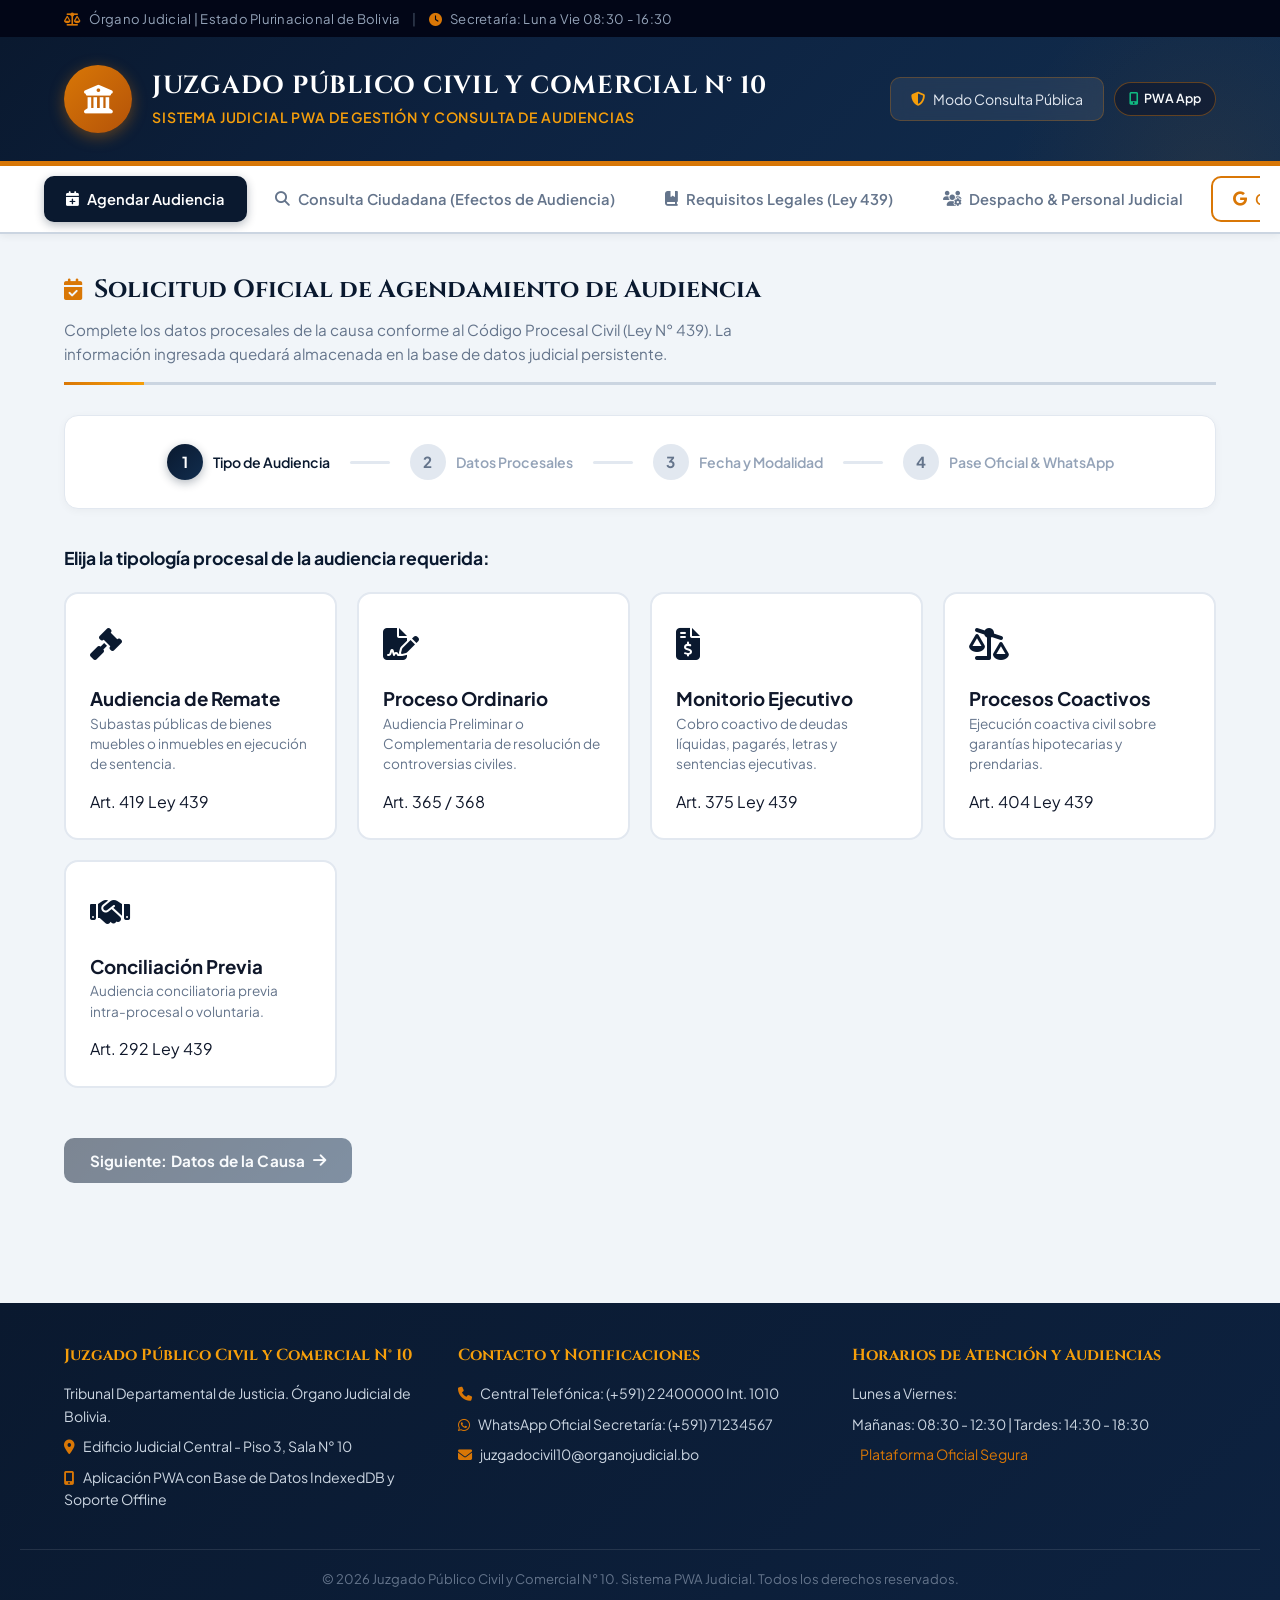
<file: index.html>
<!DOCTYPE html>
<html lang="es">
<head>
    <meta charset="UTF-8">
    <meta name="viewport" content="width=device-width, initial-scale=1.0">
    <title>Juzgado Público Civil y Comercial N° 10 | Sistema PWA de Audiencias</title>
    <meta name="description" content="Plataforma oficial PWA para la reserva, agendamiento, consulta ciudadana y gestión judicial de audiencias del Juzgado Público Civil y Comercial N° 10.">
    <meta name="theme-color" content="#0B192C">
    <meta name="apple-mobile-web-app-capable" content="yes">
    <meta name="apple-mobile-web-app-status-bar-style" content="black-translucent">
    <meta name="apple-mobile-web-app-title" content="JCC10 Audiencias">

    <!-- PWA Manifest & Icons -->
    <link rel="manifest" href="manifest.json">
    <link rel="icon" type="image/png" href="icons/favicon.png">
    <link rel="apple-touch-icon" href="icons/icon-192.png">

    <!-- Google Fonts & Font Awesome Icons -->
    <link rel="preconnect" href="https://fonts.googleapis.com">
    <link rel="preconnect" href="https://fonts.gstatic.com" crossorigin>
    <link href="https://fonts.googleapis.com/css2?family=Cinzel:wght@500;700;900&family=Plus+Jakarta+Sans:wght@300;400;500;600;700;800&display=swap" rel="stylesheet">
    <link rel="stylesheet" href="https://cdnjs.cloudflare.com/ajax/libs/font-awesome/6.4.0/css/all.min.css">
    
    <link rel="stylesheet" href="styles.css">
</head>
<body>
    <!-- Top Bar Status & PWA Install Bar -->
    <div class="top-bar">
        <div class="container top-bar-content">
            <div class="top-bar-left">
                <span><i class="fa-solid fa-scale-balanced"></i> Órgano Judicial | Estado Plurinacional de Bolivia</span>
                <span class="top-bar-separator">|</span>
                <span><i class="fa-solid fa-clock"></i> Secretaría: Lun a Vie 08:30 - 16:30</span>
            </div>
            <div class="top-bar-right">
                <span id="offline-indicator" class="offline-badge hidden">
                    <i class="fa-solid fa-plane-slash"></i> Modo Offline (BD Local Activa)
                </span>
                <button id="btn-pwa-install" class="pwa-install-btn hidden" onclick="triggerPWAInstall()">
                    <i class="fa-solid fa-download"></i> Instalar App PWA
                </button>
            </div>
        </div>
    </div>

    <!-- Header Institucional -->
    <header class="main-header">
        <div class="container header-container">
            <div class="brand-logo">
                <div class="emblem-icon">
                    <i class="fa-solid fa-building-columns"></i>
                </div>
                <div class="brand-text">
                    <h1>JUZGADO PÚBLICO CIVIL Y COMERCIAL N° 10</h1>
                    <p>SISTEMA JUDICIAL PWA DE GESTIÓN Y CONSULTA DE AUDIENCIAS</p>
                </div>
            </div>
            <div class="header-badges-group">
                <div class="header-badge" id="admin-status-badge">
                    <i class="fa-solid fa-shield-halved"></i> Modo Consulta Pública
                </div>
                <div class="pwa-ready-badge" title="PWA instalable y compatible con funcionamiento sin conexión">
                    <i class="fa-solid fa-mobile-screen-button"></i> PWA App
                </div>
            </div>
        </div>
    </header>

    <!-- Navigation Tabs -->
    <nav class="main-nav">
        <div class="container nav-container">
            <button class="nav-btn active" id="nav-btn-agendamiento" onclick="switchTab('agendamiento')">
                <i class="fa-solid fa-calendar-plus"></i> Agendar Audiencia
            </button>
            <button class="nav-btn" id="nav-btn-consulta" onclick="switchTab('consulta')">
                <i class="fa-solid fa-magnifying-glass"></i> Consulta Ciudadana (Efectos de Audiencia)
            </button>
            <button class="nav-btn" id="nav-btn-requisitos" onclick="switchTab('requisitos')">
                <i class="fa-solid fa-book-bookmark"></i> Requisitos Legales (Ley 439)
            </button>
            <button class="nav-btn" id="nav-btn-secretaria" onclick="switchTab('secretaria')">
                <i class="fa-solid fa-users-gear"></i> Despacho & Personal Judicial
            </button>
            <button class="nav-btn highlight-btn" id="nav-btn-embed-guide" onclick="switchTab('embed-guide')">
                <i class="fa-brands fa-google"></i> Google Sites & PWA
            </button>
        </div>
    </nav>

    <main class="container main-content">
        <!-- ===================================================================
             SECCIÓN 1: AGENDAMIENTO DE AUDIENCIAS (Flujo por Pasos)
             =================================================================== -->
        <section id="tab-agendamiento" class="tab-pane active">
            <div class="section-title-box">
                <h2><i class="fa-solid fa-calendar-check"></i> Solicitud Oficial de Agendamiento de Audiencia</h2>
                <p>Complete los datos procesales de la causa conforme al Código Procesal Civil (Ley N° 439). La información ingresada quedará almacenada en la base de datos judicial persistente.</p>
            </div>

            <!-- Pasos del Flujo -->
            <div class="stepper">
                <div class="step active" id="step-indicator-1">
                    <span class="step-num">1</span>
                    <span class="step-label">Tipo de Audiencia</span>
                </div>
                <div class="step-line"></div>
                <div class="step" id="step-indicator-2">
                    <span class="step-num">2</span>
                    <span class="step-label">Datos Procesales</span>
                </div>
                <div class="step-line"></div>
                <div class="step" id="step-indicator-3">
                    <span class="step-num">3</span>
                    <span class="step-label">Fecha y Modalidad</span>
                </div>
                <div class="step-line"></div>
                <div class="step" id="step-indicator-4">
                    <span class="step-num">4</span>
                    <span class="step-label">Pase Oficial & WhatsApp</span>
                </div>
            </div>

            <!-- Paso 1: Selección de Tipo de Audiencia -->
            <div id="step-1" class="step-content">
                <h3 class="subsection-title">Elija la tipología procesal de la audiencia requerida:</h3>
                <div class="hearing-types-grid">
                    <div class="hearing-card" onclick="selectHearingType('remates', this)">
                        <div class="card-icon"><i class="fa-solid fa-gavel"></i></div>
                        <h3>Audiencia de Remate</h3>
                        <p>Subastas públicas de bienes muebles o inmuebles en ejecución de sentencia.</p>
                        <span class="badge">Art. 419 Ley 439</span>
                    </div>
                    <div class="hearing-card" onclick="selectHearingType('ordinarios', this)">
                        <div class="card-icon"><i class="fa-solid fa-file-signature"></i></div>
                        <h3>Proceso Ordinario</h3>
                        <p>Audiencia Preliminar o Complementaria de resolución de controversias civiles.</p>
                        <span class="badge">Art. 365 / 368</span>
                    </div>
                    <div class="hearing-card" onclick="selectHearingType('monitorio', this)">
                        <div class="card-icon"><i class="fa-solid fa-file-invoice-dollar"></i></div>
                        <h3>Monitorio Ejecutivo</h3>
                        <p>Cobro coactivo de deudas líquidas, pagarés, letras y sentencias ejecutivas.</p>
                        <span class="badge">Art. 375 Ley 439</span>
                    </div>
                    <div class="hearing-card" onclick="selectHearingType('coactivos', this)">
                        <div class="card-icon"><i class="fa-solid fa-scale-unbalanced-flip"></i></div>
                        <h3>Procesos Coactivos</h3>
                        <p>Ejecución coactiva civil sobre garantías hipotecarias y prendarias.</p>
                        <span class="badge">Art. 404 Ley 439</span>
                    </div>
                    <div class="hearing-card" onclick="selectHearingType('conciliaciones', this)">
                        <div class="card-icon"><i class="fa-solid fa-handshake"></i></div>
                        <h3>Conciliación Previa</h3>
                        <p>Audiencia conciliatoria previa intra-procesal o voluntaria.</p>
                        <span class="badge">Art. 292 Ley 439</span>
                    </div>
                </div>

                <div class="actions-footer">
                    <button class="btn btn-primary" onclick="goToStep(2)" id="btn-step-1-next" disabled>
                        Siguiente: Datos de la Causa <i class="fa-solid fa-arrow-right"></i>
                    </button>
                </div>
            </div>

            <!-- Paso 2: Formulario de Datos Procesales -->
            <div id="step-2" class="step-content hidden">
                <h3 class="subsection-title">Información de la Causa Judicial y Partes Procesales</h3>
                <form id="form-case-details" onsubmit="event.preventDefault(); goToStep(3);">
                    <div class="form-grid">
                        <div class="form-group">
                            <label for="case-nurej"><i class="fa-solid fa-hashtag"></i> NUREJ (Número Único de Causa) *</label>
                            <input type="text" id="case-nurej" placeholder="Ej. 10245/2026" required>
                            <small class="hint">NUREJ asignado por el Tribunal Departamental de Justicia.</small>
                        </div>
                        <div class="form-group">
                            <label for="case-expediente"><i class="fa-solid fa-folder-open"></i> N° de Expediente Interno</label>
                            <input type="text" id="case-expediente" placeholder="Ej. EXP-104/2026">
                        </div>
                        <div class="form-group">
                            <label for="case-demandante"><i class="fa-solid fa-user"></i> Parte Demandante / Solicitante *</label>
                            <input type="text" id="case-demandante" placeholder="Nombre completo o Razón Social" required>
                        </div>
                        <div class="form-group">
                            <label for="case-demandado"><i class="fa-solid fa-user-tag"></i> Parte Demandada / Requerida *</label>
                            <input type="text" id="case-demandado" placeholder="Nombre completo o Razón Social" required>
                        </div>
                        <div class="form-group">
                            <label for="case-abogado"><i class="fa-solid fa-user-tie"></i> Abogado Patrocinante *</label>
                            <input type="text" id="case-abogado" placeholder="Dr. / Dra. Nombre Completo" required>
                        </div>
                        <div class="form-group">
                            <label for="case-matricula"><i class="fa-solid fa-id-card"></i> Matrícula RPA / ICBA *</label>
                            <input type="text" id="case-matricula" placeholder="Ej. ICBA-45129" required>
                        </div>
                        <div class="form-group">
                            <label for="case-telefono"><i class="fa-brands fa-whatsapp"></i> Celular / WhatsApp para Notificaciones *</label>
                            <input type="tel" id="case-telefono" placeholder="Ej. +591 71234567 o 71234567" required>
                            <small class="hint">Se utilizará para notificaciones oficiales y recordatorios del Oficial de Diligencias.</small>
                        </div>
                        <div class="form-group">
                            <label for="case-email"><i class="fa-solid fa-envelope"></i> Correo Electrónico Procesal</label>
                            <input type="email" id="case-email" placeholder="ejemplo@abogados.bo">
                        </div>
                    </div>

                    <div class="actions-footer">
                        <button type="button" class="btn btn-secondary" onclick="goToStep(1)">
                            <i class="fa-solid fa-arrow-left"></i> Atrás
                        </button>
                        <button type="submit" class="btn btn-primary">
                            Siguiente: Fecha y Modalidad <i class="fa-solid fa-arrow-right"></i>
                        </button>
                    </div>
                </form>
            </div>

            <!-- Paso 3: Fecha, Hora y Modalidad -->
            <div id="step-3" class="step-content hidden">
                <h3 class="subsection-title">Modalidad, Fecha y Horario de la Audiencia</h3>
                
                <div class="modalidad-selector">
                    <div class="mod-card selected" onclick="selectModalidad('presencial', this)">
                        <i class="fa-solid fa-building-user"></i>
                        <h4>Presencial</h4>
                        <p>En Sala de Audiencias N° 10 (Piso 3, Edificio Judicial Central)</p>
                    </div>
                    <div class="mod-card" onclick="selectModalidad('virtual', this)">
                        <i class="fa-solid fa-video"></i>
                        <h4>Virtual (Plataforma Judicial)</h4>
                        <p>Enlace de conexión provisto oficialmente para audiencia telemática</p>
                    </div>
                </div>

                <div class="schedule-picker-box">
                    <div class="form-group">
                        <label for="hearing-date"><i class="fa-solid fa-calendar-days"></i> Seleccione la Fecha de Audiencia *</label>
                        <input type="date" id="hearing-date" onchange="loadAvailableSlots()" required>
                    </div>

                    <div class="slots-container">
                        <label><i class="fa-solid fa-clock"></i> Turnos Judiciales Disponibles en Estrados N° 10:</label>
                        <div id="slots-grid" class="slots-grid">
                            <p class="select-prompt">Seleccione una fecha para cargar los turnos disponibles en la agenda del Juzgado.</p>
                        </div>
                    </div>
                </div>

                <div class="form-group">
                    <label for="observaciones"><i class="fa-solid fa-comment-dots"></i> Observaciones Especiales (Peritos, Intérpretes o Postores)</label>
                    <textarea id="observaciones" rows="3" placeholder="Indique si requiere presencia de peritos, intérprete originario o acreditación previa de garantías..."></textarea>
                </div>

                <div class="actions-footer">
                    <button type="button" class="btn btn-secondary" onclick="goToStep(2)">
                        <i class="fa-solid fa-arrow-left"></i> Atrás
                    </button>
                    <button type="button" class="btn btn-primary" onclick="processBooking()" id="btn-finish-booking" disabled>
                        Confirmar y Guardar en BD Judicial <i class="fa-solid fa-check-circle"></i>
                    </button>
                </div>
            </div>

            <!-- Paso 4: Comprobante Oficial & WhatsApp -->
            <div id="step-4" class="step-content hidden">
                <div class="success-banner">
                    <i class="fa-solid fa-circle-check"></i>
                    <h3>¡AUDIENCIA REGISTRADA EXITOSAMENTE EN LA BASE DE DATOS!</h3>
                    <p>Se ha generado el Comprobante Oficial de Audiencia y la causa ha sido remitida al Oficial de Diligencias para el control de notificaciones.</p>
                </div>

                <div class="ticket-card" id="printable-ticket">
                    <div class="ticket-header">
                        <div class="ticket-brand">
                            <i class="fa-solid fa-scale-balanced"></i>
                            <div>
                                <h4>JUZGADO PÚBLICO CIVIL Y COMERCIAL N° 10</h4>
                                <small>ESTADO PLURINACIONAL DE BOLIVIA - ÓRGANO JUDICIAL</small>
                            </div>
                        </div>
                        <div class="ticket-code" id="ticket-id">AUD-2026-10245</div>
                    </div>

                    <div class="ticket-body">
                        <div class="ticket-row">
                            <div>
                                <span class="lbl">NUREJ / EXPEDIENTE:</span>
                                <strong id="t-nurej">-</strong>
                            </div>
                            <div>
                                <span class="lbl">TIPO DE AUDIENCIA:</span>
                                <strong id="t-tipo" class="text-gold">-</strong>
                            </div>
                        </div>

                        <div class="ticket-row">
                            <div>
                                <span class="lbl">DEMANDANTE / SOLICITANTE:</span>
                                <span id="t-demandante">-</span>
                            </div>
                            <div>
                                <span class="lbl">DEMANDADO / REQUERIDO:</span>
                                <span id="t-demandado">-</span>
                            </div>
                        </div>

                        <div class="ticket-row">
                            <div>
                                <span class="lbl">ABOGADO PATROCINANTE:</span>
                                <span id="t-abogado">-</span> (<span id="t-mat">-</span>)
                            </div>
                            <div>
                                <span class="lbl">MODALIDAD:</span>
                                <strong id="t-modalidad">-</strong>
                            </div>
                        </div>

                        <div class="ticket-highlight">
                            <div class="th-item">
                                <i class="fa-solid fa-calendar-day"></i>
                                <div>
                                    <small>FECHA DE AUDIENCIA</small>
                                    <h4 id="t-fecha">-</h4>
                                </div>
                            </div>
                            <div class="th-item">
                                <i class="fa-solid fa-clock"></i>
                                <div>
                                    <small>HORARIO FIJADO</small>
                                    <h4 id="t-hora">-</h4>
                                </div>
                            </div>
                            <div class="th-item">
                                <i class="fa-solid fa-location-dot"></i>
                                <div>
                                    <small>UBICACIÓN / SALA</small>
                                    <h4 id="t-lugar">Sala N° 10</h4>
                                </div>
                            </div>
                        </div>

                        <div class="ticket-footer-info">
                            <div class="qr-placeholder" id="ticket-qr-box">
                                <i class="fa-solid fa-qrcode"></i>
                                <small>PASE DIGITAL QR</small>
                            </div>
                            <div class="ticket-notes">
                                <p><strong>Instrucciones para la Audiencia:</strong></p>
                                <ul>
                                    <li>Presentar este comprobante junto a su Cédula de Identidad 15 minutos antes.</li>
                                    <li>El Oficial de Diligencias verificará la citación procesal oportuna de ambas partes.</li>
                                    <li>Los efectos procesales pueden consultarse en cualquier momento con su NUREJ.</li>
                                </ul>
                            </div>
                        </div>
                    </div>
                </div>

                <div class="actions-footer center-btns">
                    <button class="btn btn-whatsapp" id="btn-send-whatsapp" onclick="sendWhatsAppConfirmation()">
                        <i class="fa-brands fa-whatsapp"></i> Enviar Notificación WhatsApp
                    </button>
                    <button class="btn btn-gold" onclick="window.print()">
                        <i class="fa-solid fa-print"></i> Imprimir / Guardar PDF
                    </button>
                    <button class="btn btn-secondary" onclick="resetForm()">
                        <i class="fa-solid fa-plus"></i> Agendar Otra Audiencia
                    </button>
                </div>
            </div>
        </section>

        <!-- ===================================================================
             SECCIÓN 2: CONSULTA CIUDADANA (EXCLUSIVA PARA EFECTOS DE AUDIENCIA)
             =================================================================== -->
        <section id="tab-consulta" class="tab-pane hidden">
            <div class="section-title-box">
                <h2><i class="fa-solid fa-scale-balanced"></i> Consulta Ciudadana de Audiencias Judiciales</h2>
                <p>Módulo de acceso público para partes procesales y abogados patrocinantes. Ingrese su <strong>NUREJ</strong> para revisar exclusivamente los <strong>efectos procesales, fecha, sala/enlace telemático y estado de citación</strong> de su audiencia.</p>
            </div>

            <!-- Barra de Búsqueda Rápida de Causas -->
            <div class="citizen-search-card">
                <div class="citizen-search-inner">
                    <div class="search-input-group">
                        <i class="fa-solid fa-magnifying-glass search-icon"></i>
                        <input type="text" id="search-query" placeholder="Ingrese NUREJ (ej. 10245/2026), Expediente o Nombre de la Parte...">
                        <button class="btn btn-primary" onclick="searchHearingsCitizen()">
                            <i class="fa-solid fa-search"></i> Consultar Mi Audiencia
                        </button>
                    </div>
                    <div class="quick-nurej-chips">
                        <span class="chip-label"><i class="fa-solid fa-bolt"></i> Consultas Rápidas de Ejemplo:</span>
                        <button class="chip-btn" onclick="quickSearchNurej('10245/2026')">NUREJ 10245/2026 (Remate)</button>
                        <button class="chip-btn" onclick="quickSearchNurej('20984/2026')">NUREJ 20984/2026 (Ordinario)</button>
                        <button class="chip-btn" onclick="quickSearchNurej('30412/2026')">NUREJ 30412/2026 (Monitorio)</button>
                        <button class="chip-btn" onclick="quickSearchNurej('10850/2026')">NUREJ 10850/2026 (Conciliación)</button>
                    </div>
                </div>
            </div>

            <!-- Ficha Detallada: Efectos Procesales de Audiencia -->
            <div id="citizen-hearing-details" class="citizen-details-container">
                <!-- Se poblará dinámicamente -->
            </div>

            <!-- Listado alternativo cuando hay múltiples resultados -->
            <div class="results-box" id="citizen-results-box">
                <h3 class="subsection-title"><i class="fa-solid fa-list-check"></i> Audiencias Encontradas en la Base de Datos:</h3>
                <div id="results-list" class="hearings-list">
                    <!-- Dinámico -->
                </div>
            </div>
        </section>

        <!-- ===================================================================
             SECCIÓN 3: REQUISITOS Y PROTOCOLOS LEGALES (Ley 439)
             =================================================================== -->
        <section id="tab-requisitos" class="tab-pane hidden">
            <div class="section-title-box">
                <h2><i class="fa-solid fa-book-bookmark"></i> Protocolos y Requisitos por Tipo de Audiencia</h2>
                <p>Consulte las condiciones obligatorias dictadas por la Ley N° 439 (Código Procesal Civil) y acuerdos de sala plena para cada procedimiento.</p>
            </div>

            <div class="requirements-accordion">
                <!-- Remates -->
                <div class="req-card">
                    <div class="req-header" onclick="toggleAccordion(this)">
                        <div class="req-title">
                            <i class="fa-solid fa-gavel text-gold"></i>
                            <h3>1. Audiencia de Remate y Subasta Judicial (Art. 419 Ley 439)</h3>
                        </div>
                        <i class="fa-solid fa-chevron-down arrow"></i>
                    </div>
                    <div class="req-body">
                        <h4>Requisitos e Instrucciones Obligatorias para Postores y Partes:</h4>
                        <ul>
                            <li><i class="fa-solid fa-check"></i> <strong>Empozo de Garantía:</strong> Depósito del 20% de la base del remate en el Banco Unión mediante Certificado de Depósito Judicial a la orden del Juzgado N° 10.</li>
                            <li><i class="fa-solid fa-check"></i> <strong>Identificación:</strong> Cédula de Identidad original del postor o Poder Notariado con facultad especial de postura y adjudicación.</li>
                            <li><i class="fa-solid fa-check"></i> <strong>Publicación de Prensa:</strong> Presentación del ejemplar original del aviso de remate publicado en prensa de circulación nacional.</li>
                            <li><i class="fa-solid fa-check"></i> <strong>Horario:</strong> Presentarse con 20 minutos de anticipación para el registro ante el martillero judicial o secretario de sala.</li>
                        </ul>
                    </div>
                </div>

                <!-- Procesos Ordinarios -->
                <div class="req-card">
                    <div class="req-header" onclick="toggleAccordion(this)">
                        <div class="req-title">
                            <i class="fa-solid fa-file-signature text-gold"></i>
                            <h3>2. Proceso Ordinario (Preliminar y Complementaria - Arts. 365 y 368)</h3>
                        </div>
                        <i class="fa-solid fa-chevron-down arrow"></i>
                    </div>
                    <div class="req-body">
                        <h4>Fases y Efectos Procesales Obligatorios:</h4>
                        <ul>
                            <li><i class="fa-solid fa-check"></i> <strong>Audiencia Preliminar (Art. 365):</strong> Ratificación de la demanda, resolución de excepciones previas, tentativa de conciliación intra-procesal y fijación del objeto del proceso y admisión de prueba.</li>
                            <li><i class="fa-solid fa-check"></i> <strong>Audiencia Complementaria (Art. 368):</strong> Recepción de pruebas testificales, periciales, inspección judicial y alegatos orales de los abogados.</li>
                            <li><i class="fa-solid fa-check"></i> <strong>Comparecencia Personal:</strong> Las partes deben concurrir personalmente; de no hacerlo, se aplicarán las consecuencias del Art. 365 numeral II (desistimiento o rebeldía).</li>
                        </ul>
                    </div>
                </div>

                <!-- Monitorio -->
                <div class="req-card">
                    <div class="req-header" onclick="toggleAccordion(this)">
                        <div class="req-title">
                            <i class="fa-solid fa-file-invoice-dollar text-gold"></i>
                            <h3>3. Proceso Monitorio Ejecutivo (Art. 375 Ley 439)</h3>
                        </div>
                        <i class="fa-solid fa-chevron-down arrow"></i>
                    </div>
                    <div class="req-body">
                        <ul>
                            <li><i class="fa-solid fa-check"></i> <strong>Título Ejecutivo:</strong> Pagaré, Letra de Cambio o Instrumento Público que reúna liquidez, plazo vencido y exigibilidad.</li>
                            <li><i class="fa-solid fa-check"></i> <strong>Citación con Sentencia Inicial:</strong> Verificación estricta de la citación personal del ejecutado por el Oficial de Diligencias.</li>
                            <li><i class="fa-solid fa-check"></i> <strong>Excepciones:</strong> En caso de excepciones opuestas en plazo legal, la audiencia se fijará para desahogo probatorio de las mismas.</li>
                        </ul>
                    </div>
                </div>

                <!-- Coactivos -->
                <div class="req-card">
                    <div class="req-header" onclick="toggleAccordion(this)">
                        <div class="req-title">
                            <i class="fa-solid fa-scale-unbalanced-flip text-gold"></i>
                            <h3>4. Procesos Coactivos Civiles (Art. 404 Ley 439)</h3>
                        </div>
                        <i class="fa-solid fa-chevron-down arrow"></i>
                    </div>
                    <div class="req-body">
                        <ul>
                            <li><i class="fa-solid fa-check"></i> <strong>Garantía Real:</strong> Título coactivo que contenga garantía hipotecaria o prendaria registrada en Derechos Reales.</li>
                            <li><i class="fa-solid fa-check"></i> <strong>Mandamiento de Embargo:</strong> Ejecución inmediata y remate en sede judicial sin dilaciones.</li>
                        </ul>
                    </div>
                </div>

                <!-- Conciliaciones -->
                <div class="req-card">
                    <div class="req-header" onclick="toggleAccordion(this)">
                        <div class="req-title">
                            <i class="fa-solid fa-handshake text-gold"></i>
                            <h3>5. Audiencias de Conciliación Previa (Art. 292 Ley 439)</h3>
                        </div>
                        <i class="fa-solid fa-chevron-down arrow"></i>
                    </div>
                    <div class="req-body">
                        <ul>
                            <li><i class="fa-solid fa-check"></i> <strong>Voluntariedad y Confidencialidad:</strong> Lo manifestado no constituye prejuzgamiento ni prueba en juicio.</li>
                            <li><i class="fa-solid fa-check"></i> <strong>Fuerza de Sentencia:</strong> El acta de acuerdo conciliatorio total o parcial tiene la calidad de cosa juzgada formal y material.</li>
                        </ul>
                    </div>
                </div>
            </div>
        </section>

        <!-- ===================================================================
             SECCIÓN 4: DESPACHO JUDICIAL Y ADMINISTRACIÓN CON 4 ROLES
             (Juez, Secretario, Auxiliar, Oficial de Diligencias)
             =================================================================== -->
        <section id="tab-secretaria" class="tab-pane hidden">
            <div class="section-title-box">
                <h2><i class="fa-solid fa-users-gear"></i> Despacho Judicial & Administración del Juzgado N° 10</h2>
                <p>Sistema multi-rol para la gestión integral de audiencias, control de notificaciones y administración de la base de datos judicial.</p>
            </div>

            <!-- Barra de Sesión de Funcionario y Acceso Rápido por Rol -->
            <div class="admin-control-bar">
                <div class="admin-user-badge-box">
                    <div class="user-role-indicator">
                        <span class="role-pill" id="current-role-pill">PÚBLICO</span>
                        <span id="current-user-info" class="user-name-text">Modo Consulta (Sesión no iniciada)</span>
                    </div>
                </div>

                <div class="admin-actions-btns">
                    <button class="btn btn-sm btn-gold" onclick="openLoginModal()" id="btn-login-modal">
                        <i class="fa-solid fa-key"></i> Iniciar Sesión de Funcionario
                    </button>
                    <button class="btn btn-sm btn-secondary hidden" onclick="logoutAdmin()" id="btn-logout-admin">
                        <i class="fa-solid fa-right-from-bracket"></i> Cerrar Sesión
                    </button>
                </div>
            </div>

            <!-- Accesos Rápidos para Demostración / Cambio de Rol Inmediato -->
            <div class="demo-roles-bar">
                <span class="demo-label"><i class="fa-solid fa-fingerprint"></i> Selector de Roles Judiciales:</span>
                <button class="role-quick-btn role-btn-juez" onclick="quickLoginRole('juez10')">
                    <i class="fa-solid fa-gavel"></i> Juez Titular
                </button>
                <button class="role-quick-btn role-btn-sec" onclick="quickLoginRole('secretaria10')">
                    <i class="fa-solid fa-pen-nib"></i> Secretario de Cámara
                </button>
                <button class="role-quick-btn role-btn-aux" onclick="quickLoginRole('auxiliar10')">
                    <i class="fa-solid fa-user-gear"></i> Auxiliar Judicial
                </button>
                <button class="role-quick-btn role-btn-ofic" onclick="quickLoginRole('diligencias10')">
                    <i class="fa-solid fa-envelope-circle-check"></i> Oficial de Diligencias
                </button>
            </div>

            <!-- Estadísticas Judiciales en Tiempo Real -->
            <div class="admin-stats-grid">
                <div class="stat-card">
                    <i class="fa-solid fa-scale-balanced icon-blue"></i>
                    <div>
                        <h3 id="stat-total">0</h3>
                        <span>Total Causas Registradas</span>
                    </div>
                </div>
                <div class="stat-card">
                    <i class="fa-solid fa-calendar-day icon-gold"></i>
                    <div>
                        <h3 id="stat-hoy">0</h3>
                        <span>Audiencias Hoy</span>
                    </div>
                </div>
                <div class="stat-card">
                    <i class="fa-solid fa-envelope-open-text icon-purple"></i>
                    <div>
                        <h3 id="stat-pendientes-notif">0</h3>
                        <span>Pendientes de Citación</span>
                    </div>
                </div>
                <div class="stat-card">
                    <i class="fa-brands fa-whatsapp icon-green"></i>
                    <div>
                        <h3 id="stat-notificadas">0</h3>
                        <span>Notificadas WhatsApp</span>
                    </div>
                </div>
            </div>

            <!-- Herramientas de Base de Datos IndexedDB -->
            <div class="db-management-bar">
                <div class="db-info">
                    <i class="fa-solid fa-database text-gold"></i>
                    <span><strong>Motor de Base de Datos:</strong> IndexedDB (Persistente & Offline)</span>
                </div>
                <div class="db-actions">
                    <button class="btn btn-sm btn-outline" onclick="exportDatabase()" title="Descargar respaldo oficial JSON">
                        <i class="fa-solid fa-download"></i> Respaldar BD (JSON)
                    </button>
                    <label class="btn btn-sm btn-outline file-input-label" title="Restaurar base de datos desde respaldo JSON">
                        <i class="fa-solid fa-upload"></i> Restaurar BD
                        <input type="file" id="input-restore-db" accept=".json" onchange="importDatabase(event)" style="display:none;">
                    </label>
                    <button class="btn btn-sm btn-outline text-danger" onclick="resetDatabaseSeeds()" title="Restablecer datos semilla oficiales">
                        <i class="fa-solid fa-rotate-left"></i> Reiniciar Datos
                    </button>
                </div>
            </div>

            <!-- ===============================================================
                 PANEL DINÁMICO SEGÚN EL ROL ACTIVO
                 =============================================================== -->
            <div id="role-workspace-container" class="role-workspace">
                <!-- Se actualiza dinámicamente con renderRoleWorkspace() -->
            </div>

            <!-- Módulo de Personal del Juzgado (Visible principalmente para Juez y Secretario) -->
            <div class="admin-management-box" id="box-admin-personnel">
                <div class="box-header-flex">
                    <div>
                        <h3><i class="fa-solid fa-users"></i> Personal Judicial del Juzgado N° 10</h3>
                        <p>Nómina de funcionarios con acceso y roles asignados en el sistema.</p>
                    </div>
                    <button class="btn btn-sm btn-primary" onclick="openAddAdminModal()" id="btn-add-admin" disabled>
                        <i class="fa-solid fa-user-plus"></i> Registrar Nuevo Funcionario
                    </button>
                </div>
                <div id="admin-users-list" class="admin-users-grid">
                    <!-- Carga dinámica -->
                </div>
            </div>

            <!-- Registro de Auditoría y Trazabilidad -->
            <div class="audit-logs-box" id="box-audit-logs" style="margin-top: 30px;">
                <div class="box-header-flex">
                    <div>
                        <h3><i class="fa-solid fa-clipboard-list"></i> Libro de Trazabilidad & Auditoría Judicial</h3>
                        <p>Historial de actuaciones, resoluciones dictadas y diligencias notificadas.</p>
                    </div>
                    <button class="btn btn-sm btn-secondary" onclick="renderAuditLogs()">
                        <i class="fa-solid fa-rotate"></i> Actualizar Auditoría
                    </button>
                </div>
                <div class="audit-logs-list" id="audit-logs-container">
                    <!-- Carga dinámica -->
                </div>
            </div>
        </section>

        <!-- ===================================================================
             SECCIÓN 5: GUÍA DE EMBEBIDO & PWA
             =================================================================== -->
        <section id="tab-embed-guide" class="tab-pane hidden">
            <div class="section-title-box">
                <h2><i class="fa-brands fa-google"></i> Integración en Google Sites & Configuración PWA</h2>
                <p>Instrucciones técnicas para incrustar el portal en Google Sites o instalarlo como aplicación independiente PWA en computadoras del juzgado y teléfonos móviles.</p>
            </div>

            <div class="embed-instructions-card">
                <div class="pwa-features-banner">
                    <div class="pwa-feat-item">
                        <i class="fa-solid fa-wifi"></i>
                        <h4>Funciona Offline</h4>
                        <p>Service Worker activo para consultar audiencias y datos incluso sin acceso a internet.</p>
                    </div>
                    <div class="pwa-feat-item">
                        <i class="fa-solid fa-database"></i>
                        <h4>Base de Datos Local</h4>
                        <p>IndexedDB almacena causas, actas, funcionarios y trazabilidad en el navegador.</p>
                    </div>
                    <div class="pwa-feat-item">
                        <i class="fa-solid fa-mobile-screen"></i>
                        <h4>Instalable como App</h4>
                        <p>Compatible con Windows, macOS, Android e iOS con acceso directo en pantalla de inicio.</p>
                    </div>
                </div>

                <h3><i class="fa-solid fa-cubes"></i> Pasos para Google Sites (`sites.google.com`):</h3>
                <ol class="steps-list">
                    <li>Abra su sitio en Google Sites en modo de edición.</li>
                    <li>En el panel lateral derecho, seleccione <strong>Insertar > Incorporar > Código HTML</strong>.</li>
                    <li>Copie el código que se muestra en el recuadro inferior y péguelo.</li>
                    <li><strong>Ajuste de dimensiones:</strong> Estire el bloque al ancho total de la página y establezca una altura mínima de <strong>1100px</strong> para que no aparezca barra de desplazamiento interna.</li>
                </ol>

                <div class="code-box-header">
                    <span><i class="fa-solid fa-code"></i> Código Iframe para Google Sites</span>
                    <button class="btn btn-sm btn-gold" onclick="copyEmbedCode()">
                        <i class="fa-solid fa-copy"></i> Copiar Código Completo
                    </button>
                </div>
                <textarea id="embed-code-textarea" readonly rows="10"></textarea>
            </div>
        </section>
    </main>

    <!-- ===================================================================
         MODALES DEL SISTEMA
         =================================================================== -->
    <!-- Modal 1: Inicio de Sesión de Funcionario -->
    <div id="modal-login" class="modal-overlay hidden">
        <div class="modal-card">
            <div class="modal-header">
                <h3><i class="fa-solid fa-lock"></i> Acceso al Despacho Judicial</h3>
                <button class="modal-close-btn" onclick="closeLoginModal()">&times;</button>
            </div>
            <form onsubmit="event.preventDefault(); processLogin();">
                <div class="form-group" style="margin-bottom:15px;">
                    <label for="login-user"><i class="fa-solid fa-user"></i> Usuario o Matrícula Judicial:</label>
                    <input type="text" id="login-user" placeholder="Ej. juez10, secretaria10, auxiliar10, diligencias10" required>
                </div>
                <div class="form-group" style="margin-bottom:20px;">
                    <label for="login-pass"><i class="fa-solid fa-key"></i> Contraseña / PIN Oficial:</label>
                    <input type="password" id="login-pass" placeholder="••••••••" required>
                </div>

                <div class="login-role-shortcuts">
                    <small style="display:block; margin-bottom:8px; color:#64748B;">Acceso rápido por cargo:</small>
                    <div style="display:flex; gap:6px; flex-wrap:wrap;">
                        <button type="button" class="btn btn-xs btn-outline" onclick="fillLoginForm('juez10', 'admin123')">Juez</button>
                        <button type="button" class="btn btn-xs btn-outline" onclick="fillLoginForm('secretaria10', 'sec123')">Secretario</button>
                        <button type="button" class="btn btn-xs btn-outline" onclick="fillLoginForm('auxiliar10', 'aux123')">Auxiliar</button>
                        <button type="button" class="btn btn-xs btn-outline" onclick="fillLoginForm('diligencias10', 'dilig123')">Oficial Diligencias</button>
                    </div>
                </div>

                <div class="text-right" style="margin-top:20px;">
                    <button type="submit" class="btn btn-primary">Ingresar al Sistema</button>
                </div>
            </form>
        </div>
    </div>

    <!-- Modal 2: Registrar Diligencia / Citación (Oficial de Diligencias) -->
    <div id="modal-diligencia" class="modal-overlay hidden">
        <div class="modal-card">
            <div class="modal-header">
                <h3><i class="fa-solid fa-envelope-circle-check"></i> Registro de Diligenciamiento de Citación</h3>
                <button class="modal-close-btn" onclick="closeDiligenciaModal()">&times;</button>
            </div>
            <form onsubmit="event.preventDefault(); processSaveDiligencia();">
                <input type="hidden" id="diligencia-hearing-id">
                
                <div class="case-summary-box" id="diligencia-case-summary" style="margin-bottom:15px; padding:12px; background:#F8FAFC; border-radius:8px; border:1px solid #E2E8F0;">
                    <!-- Resumen del caso -->
                </div>

                <div class="form-group" style="margin-bottom:15px;">
                    <label for="diligencia-estado"><i class="fa-solid fa-list-check"></i> Forma de Notificación / Citación:</label>
                    <select id="diligencia-estado" required>
                        <option value="Citación Personal Entregada">Citación Personal Entregada (Art. 73 CPC)</option>
                        <option value="Cédula Fijada en Estrados">Cédula Fijada en Estrados Judiciales (Art. 75 CPC)</option>
                        <option value="Notificación Electrónica / WhatsApp">Notificación Electrónica / WhatsApp Oficial (Art. 82 CPC)</option>
                        <option value="Representación de No Habido">Representación de No Habido (Art. 75.II CPC)</option>
                    </select>
                </div>

                <div class="form-group" style="margin-bottom:15px;">
                    <label for="diligencia-constancia"><i class="fa-solid fa-file-contract"></i> N° de Cédula / Acta de Notificación:</label>
                    <input type="text" id="diligencia-constancia" placeholder="Ej. ACTA-NOTIF-2026-042" required>
                </div>

                <div class="form-group" style="margin-bottom:15px;">
                    <label for="diligencia-observacion"><i class="fa-solid fa-comment-pen"></i> Observaciones del Oficial de Diligencias:</label>
                    <textarea id="diligencia-observacion" rows="3" placeholder="Detalle la hora, lugar, persona con quien se practicó la diligencia o constancia de recepción..."></textarea>
                </div>

                <div class="form-group checkbox-group" style="margin-bottom:20px;">
                    <label style="display:flex; align-items:center; gap:8px; cursor:pointer;">
                        <input type="checkbox" id="diligencia-notif-wa" checked>
                        <span>Marcar como notificada por WhatsApp y preparar mensaje automático</span>
                    </label>
                </div>

                <div class="text-right">
                    <button type="submit" class="btn btn-gold">Guardar Diligencia en BD</button>
                </div>
            </form>
        </div>
    </div>

    <!-- Modal 3: Resolución / Dictamen Judicial (Juez Titular) -->
    <div id="modal-resolucion-juez" class="modal-overlay hidden">
        <div class="modal-card">
            <div class="modal-header">
                <h3><i class="fa-solid fa-gavel"></i> Dictamen / Providencia de Despacho Judicial</h3>
                <button class="modal-close-btn" onclick="closeResolucionModal()">&times;</button>
            </div>
            <form onsubmit="event.preventDefault(); processSaveResolucion();">
                <input type="hidden" id="resolucion-hearing-id">

                <div class="case-summary-box" id="resolucion-case-summary" style="margin-bottom:15px; padding:12px; background:#F8FAFC; border-radius:8px; border:1px solid #E2E8F0;">
                    <!-- Resumen del caso -->
                </div>

                <div class="form-group" style="margin-bottom:15px;">
                    <label for="resolucion-estado"><i class="fa-solid fa-scale-balanced"></i> Estado Judicial de la Audiencia:</label>
                    <select id="resolucion-estado" required>
                        <option value="Confirmada">Confirmada (En Agenda Activa)</option>
                        <option value="Celebrada">Celebrada / Concluida</option>
                        <option value="Suspendida">Suspendida (Art. 209 CPC - Causa Justificada)</option>
                        <option value="Reprogramada">Reprogramada para Nueva Fecha</option>
                    </select>
                </div>

                <div class="form-group" style="margin-bottom:15px;">
                    <label for="resolucion-motivo"><i class="fa-solid fa-scroll"></i> Fundamentación Legal / Proveído:</label>
                    <textarea id="resolucion-motivo" rows="4" placeholder="Indique la fundamentación del proveído, motivo de suspensión o acta suscrita en audiencia..." required></textarea>
                </div>

                <div class="text-right">
                    <button type="submit" class="btn btn-primary">Registrar Dictamen Judicial</button>
                </div>
            </form>
        </div>
    </div>

    <!-- Modal 4: Registrar Nuevo Funcionario Judicial -->
    <div id="modal-add-admin" class="modal-overlay hidden">
        <div class="modal-card">
            <div class="modal-header">
                <h3><i class="fa-solid fa-user-plus"></i> Registrar Funcionario Judicial</h3>
                <button class="modal-close-btn" onclick="closeAddAdminModal()">&times;</button>
            </div>
            <form onsubmit="event.preventDefault(); processAddAdmin();">
                <div class="form-group" style="margin-bottom:15px;">
                    <label for="new-admin-name">Nombre Completo del Funcionario:</label>
                    <input type="text" id="new-admin-name" placeholder="Ej. Dr. Mario Vargas Losa" required>
                </div>
                <div class="form-group" style="margin-bottom:15px;">
                    <label for="new-admin-role">Cargo Judicial / Rol:</label>
                    <select id="new-admin-role" required>
                        <option value="Juez Titular">Juez Titular</option>
                        <option value="Secretario de Cámara">Secretario de Cámara</option>
                        <option value="Auxiliar Judicial">Auxiliar Judicial</option>
                        <option value="Oficial de Diligencias">Oficial de Diligencias</option>
                    </select>
                </div>
                <div class="form-group" style="margin-bottom:15px;">
                    <label for="new-admin-matricula">Matrícula Judicial / Credencial:</label>
                    <input type="text" id="new-admin-matricula" placeholder="Ej. OJ-LPZ-J10-999" required>
                </div>
                <div class="form-group" style="margin-bottom:15px;">
                    <label for="new-admin-user">Nombre de Usuario:</label>
                    <input type="text" id="new-admin-user" placeholder="Ej. mvargas" required>
                </div>
                <div class="form-group" style="margin-bottom:20px;">
                    <label for="new-admin-pass">Contraseña / PIN:</label>
                    <input type="password" id="new-admin-pass" placeholder="Mínimo 4 caracteres" required>
                </div>
                <div class="text-right">
                    <button type="submit" class="btn btn-gold">Registrar Funcionario</button>
                </div>
            </form>
        </div>
    </div>

    <!-- Footer -->
    <footer class="main-footer">
        <div class="container footer-container">
            <div class="footer-col">
                <h4>Juzgado Público Civil y Comercial N° 10</h4>
                <p>Tribunal Departamental de Justicia. Órgano Judicial de Bolivia.</p>
                <p><i class="fa-solid fa-location-dot"></i> Edificio Judicial Central - Piso 3, Sala N° 10</p>
                <p><i class="fa-solid fa-mobile-screen-button"></i> Aplicación PWA con Base de Datos IndexedDB y Soporte Offline</p>
            </div>
            <div class="footer-col">
                <h4>Contacto y Notificaciones</h4>
                <p><i class="fa-solid fa-phone"></i> Central Telefónica: (+591) 2 2400000 Int. 1010</p>
                <p><i class="fa-brands fa-whatsapp"></i> WhatsApp Oficial Secretaría: (+591) 71234567</p>
                <p><i class="fa-solid fa-envelope"></i> juzgadocivil10@organojudicial.bo</p>
            </div>
            <div class="footer-col">
                <h4>Horarios de Atención y Audiencias</h4>
                <p>Lunes a Viernes:</p>
                <p>Mañanas: 08:30 - 12:30 | Tardes: 14:30 - 18:30</p>
                <p class="text-gold"><i class="fa-solid fa-shield-check"></i> Plataforma Oficial Segura</p>
            </div>
        </div>
        <div class="footer-bottom text-center">
            <p>&copy; 2026 Juzgado Público Civil y Comercial N° 10. Sistema PWA Judicial. Todos los derechos reservados.</p>
        </div>
    </footer>

    <!-- Scripts: Base de Datos IndexedDB primero, luego la lógica de la App -->
    <script src="db.js"></script>
    <script src="app.js"></script>
</body>
</html>
</file>
<file: styles.css>
/* =========================================================================
   PORTAL DE AUDIENCIAS - JUZGADO PÚBLICO CIVIL Y COMERCIAL N° 10
   Hoja de Estilos Principal
   ========================================================================= */

/* ── Reset & Base ──────────────────────────────────────────────────────── */
*, *::before, *::after {
    margin: 0;
    padding: 0;
    box-sizing: border-box;
}

html {
    scroll-behavior: smooth;
    font-size: 16px;
    width: 100%;
    overflow-x: hidden;
}

body {
    font-family: 'Plus Jakarta Sans', -apple-system, BlinkMacSystemFont, 'Segoe UI', sans-serif;
    background-color: #F1F5F9;
    color: #0F172A;
    line-height: 1.6;
    min-height: 100vh;
    width: 100%;
    overflow-x: hidden;
}

a {
    color: #D97706;
    text-decoration: none;
    transition: color 0.2s ease;
}

a:hover {
    color: #B45309;
    text-decoration: underline;
}

ul, ol {
    list-style: none;
}

img {
    max-width: 100%;
    display: block;
}

input, select, textarea, button {
    font-family: inherit;
    font-size: inherit;
}

/* ── Container ─────────────────────────────────────────────────────────── */
.container {
    width: 100%;
    max-width: 1240px;
    margin-left: auto;
    margin-right: auto;
    padding-left: clamp(20px, 4vw, 44px);
    padding-right: clamp(20px, 4vw, 44px);
    box-sizing: border-box;
}

/* ── Top Bar ───────────────────────────────────────────────────────────── */
.top-bar {
    background-color: #020617;
    color: #94A3B8;
    font-size: 0.82rem;
    padding: 8px 0;
    letter-spacing: 0.02em;
}

.top-bar-content {
    display: flex;
    justify-content: space-between;
    align-items: center;
    flex-wrap: wrap;
    gap: 8px;
}

.top-bar i {
    margin-right: 6px;
    color: #D97706;
}

/* ── Main Header ───────────────────────────────────────────────────────── */
.main-header {
    background: linear-gradient(135deg, #0A192F 0%, #0D2240 40%, #112D4E 100%);
    color: #FFFFFF;
    padding: 28px 0;
    border-bottom: 5px solid #D97706;
    position: relative;
    overflow: hidden;
}

.main-header::before {
    content: '';
    position: absolute;
    top: -50%;
    right: -10%;
    width: 400px;
    height: 400px;
    background: radial-gradient(circle, rgba(217, 119, 6, 0.08) 0%, transparent 70%);
    pointer-events: none;
}

.header-container {
    display: flex;
    align-items: center;
    justify-content: space-between;
    flex-wrap: wrap;
    gap: 20px;
    position: relative;
    z-index: 1;
}

.brand-logo {
    display: flex;
    align-items: center;
    gap: 20px;
}

.emblem-icon {
    width: 68px;
    height: 68px;
    background: linear-gradient(135deg, #D97706 0%, #B45309 100%);
    border-radius: 50%;
    display: flex;
    align-items: center;
    justify-content: center;
    font-size: 1.8rem;
    color: #FFFFFF;
    box-shadow: 0 4px 15px rgba(217, 119, 6, 0.4);
    flex-shrink: 0;
    animation: emblemPulse 3s ease-in-out infinite;
}

@keyframes emblemPulse {
    0%, 100% { box-shadow: 0 4px 15px rgba(217, 119, 6, 0.4); }
    50% { box-shadow: 0 4px 25px rgba(217, 119, 6, 0.6); }
}

.brand-text h1 {
    font-family: 'Cinzel', serif;
    font-size: 1.55rem;
    font-weight: 700;
    color: #FFFFFF;
    letter-spacing: 0.03em;
    line-height: 1.3;
}

.brand-text p {
    font-size: 0.88rem;
    color: #F59E0B;
    font-weight: 600;
    letter-spacing: 0.06em;
    text-transform: uppercase;
    margin-top: 4px;
}

.header-badge {
    background: rgba(255, 255, 255, 0.08);
    border: 1px solid rgba(217, 119, 6, 0.3);
    padding: 10px 20px;
    border-radius: 10px;
    font-size: 0.88rem;
    color: #E2E8F0;
    display: flex;
    align-items: center;
    gap: 8px;
    backdrop-filter: blur(8px);
}

.header-badge i {
    color: #F59E0B;
}

/* ── Navigation ────────────────────────────────────────────────────────── */
.main-nav {
    background-color: #FFFFFF;
    border-bottom: 2px solid #CBD5E1;
    position: sticky;
    top: 0;
    z-index: 100;
    box-shadow: 0 2px 8px rgba(0, 0, 0, 0.06);
}

.nav-container {
    display: flex;
    gap: 6px;
    padding: 10px 24px;
    overflow-x: auto;
    scrollbar-width: thin;
}

.nav-container::-webkit-scrollbar {
    height: 4px;
}

.nav-container::-webkit-scrollbar-thumb {
    background: #CBD5E1;
    border-radius: 4px;
}

.nav-btn {
    background: transparent;
    border: 2px solid transparent;
    padding: 12px 20px;
    font-size: 0.92rem;
    font-weight: 600;
    color: #64748B;
    cursor: pointer;
    border-radius: 10px;
    white-space: nowrap;
    display: flex;
    align-items: center;
    gap: 8px;
    transition: all 0.25s ease;
}

.nav-btn:hover {
    background-color: #F1F5F9;
    color: #0A192F;
    transform: translateY(-1px);
}

.nav-btn.active {
    background-color: #0A192F;
    color: #FFFFFF;
    border-color: #0A192F;
    box-shadow: 0 3px 10px rgba(10, 25, 47, 0.3);
}

.nav-btn.highlight-btn {
    border-color: #D97706;
    color: #D97706;
}

.nav-btn.highlight-btn:hover {
    background-color: #FEF3C7;
}

.nav-btn.highlight-btn.active {
    background-color: #D97706;
    color: #FFFFFF;
    border-color: #D97706;
}

/* ── Main Content ──────────────────────────────────────────────────────── */
.main-content {
    padding-top: 36px;
    padding-bottom: 60px;
    padding-left: clamp(20px, 4vw, 44px);
    padding-right: clamp(20px, 4vw, 44px);
    min-height: 60vh;
    box-sizing: border-box;
}

.tab-pane {
    display: block;
    animation: fadeIn 0.4s ease;
}

.tab-pane.hidden {
    display: none;
}

@keyframes fadeIn {
    from { opacity: 0; transform: translateY(12px); }
    to { opacity: 1; transform: translateY(0); }
}

/* ── Section Titles ────────────────────────────────────────────────────── */
.section-title-box {
    margin-bottom: 30px;
    border-bottom: 3px solid #CBD5E1;
    padding-bottom: 16px;
    position: relative;
}

.section-title-box::after {
    content: '';
    position: absolute;
    bottom: -3px;
    left: 0;
    width: 80px;
    height: 3px;
    background: linear-gradient(90deg, #D97706, #F59E0B);
}

.section-title-box h2 {
    font-family: 'Cinzel', serif;
    font-size: 1.55rem;
    color: #0A192F;
    display: flex;
    align-items: center;
    gap: 12px;
}

.section-title-box h2 i {
    color: #D97706;
    font-size: 1.3rem;
}

.section-title-box p {
    color: #64748B;
    font-size: 0.95rem;
    margin-top: 8px;
    max-width: 700px;
}

.subsection-title {
    font-size: 1.1rem;
    color: #0A192F;
    font-weight: 700;
    margin-bottom: 20px;
}

/* ── Stepper ───────────────────────────────────────────────────────────── */
.stepper {
    display: flex;
    align-items: center;
    justify-content: center;
    gap: 0;
    margin-bottom: 35px;
    padding: 20px;
    background: #FFFFFF;
    border-radius: 14px;
    border: 1px solid #E2E8F0;
    box-shadow: 0 2px 8px rgba(0, 0, 0, 0.04);
}

.step {
    display: flex;
    align-items: center;
    gap: 10px;
    padding: 8px 16px;
    border-radius: 8px;
    transition: all 0.3s ease;
}

.step-num {
    width: 36px;
    height: 36px;
    border-radius: 50%;
    background-color: #E2E8F0;
    color: #64748B;
    display: flex;
    align-items: center;
    justify-content: center;
    font-weight: 700;
    font-size: 0.95rem;
    transition: all 0.3s ease;
    flex-shrink: 0;
}

.step-label {
    font-size: 0.88rem;
    font-weight: 600;
    color: #94A3B8;
    white-space: nowrap;
    transition: color 0.3s ease;
}

.step.active .step-num {
    background: linear-gradient(135deg, #0A192F, #112D4E);
    color: #FFFFFF;
    box-shadow: 0 3px 10px rgba(10, 25, 47, 0.3);
}

.step.active .step-label {
    color: #0A192F;
}

.step.completed .step-num {
    background: linear-gradient(135deg, #059669, #10B981);
    color: #FFFFFF;
}

.step.completed .step-label {
    color: #059669;
}

.step-line {
    width: 40px;
    height: 3px;
    background-color: #E2E8F0;
    margin: 0 4px;
    border-radius: 2px;
    transition: background-color 0.3s ease;
}

.step-line.active {
    background: linear-gradient(90deg, #059669, #10B981);
}

/* ── Step Content ──────────────────────────────────────────────────────── */
.step-content {
    display: block;
    animation: slideIn 0.35s ease;
}

.step-content.hidden {
    display: none;
}

@keyframes slideIn {
    from { opacity: 0; transform: translateX(20px); }
    to { opacity: 1; transform: translateX(0); }
}

/* ── Hearing Type Cards ────────────────────────────────────────────────── */
.hearing-types-grid {
    display: grid;
    grid-template-columns: repeat(auto-fit, minmax(230px, 1fr));
    gap: 20px;
    margin-bottom: 30px;
}

.hearing-card {
    background: #FFFFFF;
    border: 2px solid #E2E8F0;
    border-radius: 14px;
    padding: 24px;
    cursor: pointer;
    transition: all 0.3s ease;
    position: relative;
    overflow: hidden;
}

.hearing-card::before {
    content: '';
    position: absolute;
    top: 0;
    left: 0;
    right: 0;
    height: 4px;
    background: linear-gradient(90deg, #D97706, #F59E0B);
    opacity: 0;
    transition: opacity 0.3s ease;
}

.hearing-card:hover {
    border-color: #D97706;
    transform: translateY(-5px);
    box-shadow: 0 8px 25px rgba(217, 119, 6, 0.15);
}

.hearing-card:hover::before {
    opacity: 1;
}

.hearing-card.selected {
    border-color: #0A192F;
    background: linear-gradient(135deg, #EFF6FF 0%, #F0F9FF 100%);
    box-shadow: 0 6px 20px rgba(10, 25, 47, 0.12);
}

.hearing-card.selected::before {
    opacity: 1;
    background: linear-gradient(90deg, #0A192F, #1E40AF);
}

.card-icon {
    font-size: 2rem;
    color: #0A192F;
    margin-bottom: 14px;
}

.hearing-card h4 {
    font-size: 1.1rem;
    color: #0A192F;
    margin-bottom: 8px;
    font-weight: 700;
}

.hearing-card p {
    font-size: 0.85rem;
    color: #64748B;
    margin-bottom: 14px;
    line-height: 1.5;
}

.tag {
    display: inline-block;
    background-color: #FEF3C7;
    color: #92400E;
    font-size: 0.75rem;
    font-weight: 700;
    padding: 4px 12px;
    border-radius: 20px;
    text-transform: uppercase;
    letter-spacing: 0.04em;
}

/* ── Buttons ───────────────────────────────────────────────────────────── */
.btn {
    padding: 13px 26px;
    border-radius: 10px;
    font-weight: 700;
    font-size: 0.95rem;
    border: none;
    cursor: pointer;
    display: inline-flex;
    align-items: center;
    gap: 8px;
    transition: all 0.25s ease;
    letter-spacing: 0.01em;
}

.btn:hover {
    transform: translateY(-2px);
    box-shadow: 0 4px 12px rgba(0, 0, 0, 0.15);
}

.btn:active {
    transform: translateY(0);
}

.btn:disabled {
    opacity: 0.5;
    cursor: not-allowed;
    transform: none !important;
    box-shadow: none !important;
}

.btn-primary {
    background: linear-gradient(135deg, #0A192F, #112D4E);
    color: #FFFFFF;
}

.btn-primary:hover {
    background: linear-gradient(135deg, #0D2240, #1A3A5C);
}

.btn-gold {
    background: linear-gradient(135deg, #D97706, #B45309);
    color: #FFFFFF;
}

.btn-gold:hover {
    background: linear-gradient(135deg, #E58A17, #CA6A0B);
}

.btn-whatsapp {
    background: linear-gradient(135deg, #25D366, #128C7E);
    color: #FFFFFF;
    font-size: 1.05rem;
    padding: 15px 32px;
}

.btn-whatsapp:hover {
    background: linear-gradient(135deg, #2BE076, #15A08E);
}

.btn-secondary {
    background-color: #E2E8F0;
    color: #0F172A;
}

.btn-secondary:hover {
    background-color: #CBD5E1;
}

.btn-sm {
    padding: 8px 16px;
    font-size: 0.85rem;
    border-radius: 8px;
}

.btn-danger {
    background: linear-gradient(135deg, #DC2626, #B91C1C);
    color: #FFFFFF;
}

.btn-danger:hover {
    background: linear-gradient(135deg, #EF4444, #DC2626);
}

/* ── Actions Footer ────────────────────────────────────────────────────── */
.actions-footer {
    display: flex;
    justify-content: space-between;
    align-items: center;
    padding-top: 20px;
    gap: 12px;
    flex-wrap: wrap;
}

.actions-footer.text-right {
    justify-content: flex-end;
}

.actions-footer.center-btns {
    justify-content: center;
}

.text-right {
    text-align: right;
}

.text-center {
    text-align: center;
}

/* ── Forms ──────────────────────────────────────────────────────────────── */
.form-grid {
    display: grid;
    grid-template-columns: 1fr 1fr;
    gap: 22px;
    background: #FFFFFF;
    padding: 32px;
    border-radius: 14px;
    border: 1px solid #E2E8F0;
    margin-bottom: 25px;
    box-shadow: 0 2px 8px rgba(0, 0, 0, 0.04);
}

.form-group {
    display: flex;
    flex-direction: column;
    gap: 6px;
}

.form-group.col-span-2 {
    grid-column: span 2;
}

.form-group label {
    font-size: 0.9rem;
    font-weight: 700;
    color: #0A192F;
    display: flex;
    align-items: center;
    gap: 6px;
}

.form-group label i {
    color: #D97706;
    font-size: 0.85rem;
}

.form-group input,
.form-group select,
.form-group textarea {
    padding: 12px 16px;
    border: 2px solid #E2E8F0;
    border-radius: 10px;
    font-size: 0.95rem;
    color: #0F172A;
    background-color: #F8FAFC;
    transition: all 0.25s ease;
    outline: none;
}

.form-group input:focus,
.form-group select:focus,
.form-group textarea:focus {
    border-color: #0A192F;
    background-color: #FFFFFF;
    box-shadow: 0 0 0 3px rgba(10, 25, 47, 0.08);
}

.form-group input::placeholder,
.form-group textarea::placeholder {
    color: #94A3B8;
}

.form-group small {
    font-size: 0.8rem;
    color: #94A3B8;
}

textarea {
    resize: vertical;
    min-height: 80px;
}

/* ── Modalidad Selector ────────────────────────────────────────────────── */
.modalidad-selector {
    display: grid;
    grid-template-columns: 1fr 1fr;
    gap: 20px;
    margin-bottom: 30px;
}

.mod-card {
    background: #FFFFFF;
    border: 2px solid #E2E8F0;
    border-radius: 14px;
    padding: 28px;
    text-align: center;
    cursor: pointer;
    transition: all 0.3s ease;
}

.mod-card i {
    font-size: 2.2rem;
    color: #64748B;
    margin-bottom: 12px;
    transition: color 0.3s ease;
}

.mod-card h4 {
    font-size: 1.1rem;
    color: #0A192F;
    margin-bottom: 6px;
}

.mod-card p {
    font-size: 0.85rem;
    color: #94A3B8;
}

.mod-card:hover {
    border-color: #D97706;
    transform: translateY(-3px);
    box-shadow: 0 6px 18px rgba(0, 0, 0, 0.08);
}

.mod-card.selected {
    border-color: #0A192F;
    background: linear-gradient(135deg, #EFF6FF, #F0F9FF);
    box-shadow: 0 4px 16px rgba(10, 25, 47, 0.1);
}

.mod-card.selected i {
    color: #0A192F;
}

/* ── Schedule Picker ───────────────────────────────────────────────────── */
.schedule-picker-box {
    background: #FFFFFF;
    border: 1px solid #E2E8F0;
    border-radius: 14px;
    padding: 28px;
    margin-bottom: 25px;
    box-shadow: 0 2px 8px rgba(0, 0, 0, 0.04);
}

.slots-container {
    margin-top: 20px;
}

.slots-container > label {
    font-size: 0.9rem;
    font-weight: 700;
    color: #0A192F;
    display: flex;
    align-items: center;
    gap: 6px;
    margin-bottom: 12px;
}

.slots-container > label i {
    color: #D97706;
}

.slots-grid {
    display: grid;
    grid-template-columns: repeat(auto-fill, minmax(130px, 1fr));
    gap: 10px;
}

.slot-btn {
    padding: 12px 8px;
    border: 2px solid #E2E8F0;
    border-radius: 10px;
    background: #F8FAFC;
    cursor: pointer;
    font-weight: 600;
    font-size: 0.9rem;
    color: #334155;
    text-align: center;
    transition: all 0.25s ease;
}

.slot-btn:hover {
    border-color: #D97706;
    background-color: #FEF3C7;
}

.slot-btn.selected {
    background: linear-gradient(135deg, #0A192F, #112D4E);
    border-color: #0A192F;
    color: #FFFFFF;
    box-shadow: 0 3px 10px rgba(10, 25, 47, 0.25);
}

.slot-btn.occupied {
    background-color: #FEE2E2;
    border-color: #FECACA;
    color: #B91C1C;
    cursor: not-allowed;
    text-decoration: line-through;
    opacity: 0.6;
}

.select-prompt {
    color: #94A3B8;
    font-style: italic;
    font-size: 0.9rem;
    padding: 20px;
    text-align: center;
    grid-column: 1 / -1;
}

/* ── Success Banner ────────────────────────────────────────────────────── */
.success-banner {
    background: linear-gradient(135deg, #ECFDF5, #D1FAE5);
    color: #065F46;
    padding: 30px;
    border-radius: 14px;
    text-align: center;
    margin-bottom: 25px;
    border: 2px solid #A7F3D0;
    animation: successPop 0.5s ease;
}

@keyframes successPop {
    0% { transform: scale(0.9); opacity: 0; }
    50% { transform: scale(1.02); }
    100% { transform: scale(1); opacity: 1; }
}

.success-banner i {
    font-size: 3rem;
    margin-bottom: 8px;
    color: #059669;
}

.success-banner h3 {
    font-size: 1.3rem;
    margin-bottom: 6px;
}

.success-banner p {
    font-size: 0.95rem;
    color: #047857;
}

/* ── Ticket Card ───────────────────────────────────────────────────────── */
.ticket-card {
    background: #FFFFFF;
    border: 3px dashed #0A192F;
    border-radius: 16px;
    overflow: hidden;
    margin: 25px 0;
    box-shadow: 0 4px 16px rgba(0, 0, 0, 0.08);
}

.ticket-header {
    background: linear-gradient(135deg, #0A192F, #112D4E);
    color: #FFFFFF;
    padding: 20px 28px;
    display: flex;
    justify-content: space-between;
    align-items: center;
    flex-wrap: wrap;
    gap: 12px;
}

.ticket-brand {
    display: flex;
    align-items: center;
    gap: 12px;
}

.ticket-brand i {
    font-size: 1.5rem;
    color: #F59E0B;
}

.ticket-brand h4 {
    font-family: 'Cinzel', serif;
    font-size: 1rem;
    font-weight: 700;
}

.ticket-brand small {
    display: block;
    color: #94A3B8;
    font-size: 0.75rem;
    margin-top: 2px;
}

.ticket-code {
    background: #FEF3C7;
    color: #92400E;
    padding: 8px 18px;
    border-radius: 8px;
    font-family: 'Courier New', monospace;
    font-weight: 800;
    font-size: 1rem;
    letter-spacing: 0.05em;
}

.ticket-body {
    padding: 28px;
}

.ticket-row {
    display: grid;
    grid-template-columns: 1fr 1fr;
    gap: 20px;
    margin-bottom: 18px;
    font-size: 0.95rem;
}

.lbl {
    font-size: 0.78rem;
    color: #94A3B8;
    text-transform: uppercase;
    letter-spacing: 0.04em;
    display: block;
    margin-bottom: 4px;
    font-weight: 600;
}

.text-gold {
    color: #D97706 !important;
}

.font-bold {
    font-weight: 700;
}

/* ── Ticket Highlight (Date/Time/Location) ─────────────────────────────── */
.ticket-highlight {
    display: grid;
    grid-template-columns: repeat(3, 1fr);
    gap: 16px;
    margin-top: 24px;
    padding-top: 24px;
    border-top: 2px solid #E2E8F0;
}

.th-item {
    display: flex;
    align-items: center;
    gap: 14px;
    background: #F8FAFC;
    padding: 16px;
    border-radius: 12px;
    border: 1px solid #E2E8F0;
}

.th-item i {
    font-size: 1.5rem;
    color: #D97706;
    flex-shrink: 0;
}

.th-item small {
    font-size: 0.72rem;
    color: #94A3B8;
    text-transform: uppercase;
    letter-spacing: 0.05em;
    display: block;
    font-weight: 600;
}

.th-item h4 {
    font-size: 1.05rem;
    color: #0A192F;
    margin-top: 2px;
}

/* ── Ticket Footer ─────────────────────────────────────────────────────── */
.ticket-footer-info {
    display: flex;
    gap: 24px;
    margin-top: 24px;
    padding-top: 24px;
    border-top: 2px dashed #E2E8F0;
    align-items: flex-start;
}

.qr-placeholder {
    width: 90px;
    height: 90px;
    border: 2px solid #E2E8F0;
    border-radius: 12px;
    display: flex;
    flex-direction: column;
    align-items: center;
    justify-content: center;
    background: #F8FAFC;
    flex-shrink: 0;
}

.qr-placeholder i {
    font-size: 2rem;
    color: #CBD5E1;
}

.qr-placeholder small {
    font-size: 0.65rem;
    color: #94A3B8;
    margin-top: 4px;
}

.ticket-notes {
    flex: 1;
}

.ticket-notes p {
    font-size: 0.88rem;
    color: #0A192F;
    margin-bottom: 8px;
}

.ticket-notes ul {
    list-style: disc;
    padding-left: 20px;
}

.ticket-notes li {
    font-size: 0.85rem;
    color: #64748B;
    margin-bottom: 4px;
    list-style: disc;
}

/* ── Search Box ────────────────────────────────────────────────────────── */
.search-box {
    background: #FFFFFF;
    padding: 28px;
    border-radius: 14px;
    border: 1px solid #E2E8F0;
    margin-bottom: 30px;
    box-shadow: 0 2px 8px rgba(0, 0, 0, 0.04);
}

.search-input-group {
    display: flex;
    gap: 12px;
    align-items: center;
    position: relative;
}

.search-icon {
    position: absolute;
    left: 16px;
    color: #94A3B8;
    font-size: 1.1rem;
}

.search-input-group input {
    flex: 1;
    padding: 14px 16px 14px 44px;
    border: 2px solid #E2E8F0;
    border-radius: 10px;
    font-size: 0.95rem;
    outline: none;
    transition: all 0.25s ease;
}

.search-input-group input:focus {
    border-color: #0A192F;
    box-shadow: 0 0 0 3px rgba(10, 25, 47, 0.08);
}

.results-box {
    background: #FFFFFF;
    padding: 28px;
    border-radius: 14px;
    border: 1px solid #E2E8F0;
    box-shadow: 0 2px 8px rgba(0, 0, 0, 0.04);
}

.hearings-list {
    min-height: 100px;
}

.hearing-result-card {
    display: grid;
    grid-template-columns: auto 1fr auto;
    gap: 20px;
    align-items: center;
    padding: 18px;
    border: 1px solid #E2E8F0;
    border-radius: 12px;
    margin-bottom: 12px;
    transition: all 0.2s ease;
    background: #FAFBFC;
}

.hearing-result-card:hover {
    border-color: #D97706;
    box-shadow: 0 3px 12px rgba(0, 0, 0, 0.06);
}

.result-icon {
    width: 48px;
    height: 48px;
    border-radius: 12px;
    display: flex;
    align-items: center;
    justify-content: center;
    font-size: 1.3rem;
    background: linear-gradient(135deg, #FEF3C7, #FDE68A);
    color: #92400E;
}

.result-info h4 {
    font-size: 1rem;
    color: #0A192F;
    margin-bottom: 4px;
}

.result-info p {
    font-size: 0.85rem;
    color: #64748B;
}

.result-status {
    padding: 6px 14px;
    border-radius: 20px;
    font-size: 0.78rem;
    font-weight: 700;
    text-transform: uppercase;
}

.status-pendiente {
    background-color: #FEF3C7;
    color: #92400E;
}

.status-confirmada {
    background-color: #D1FAE5;
    color: #065F46;
}

.status-concluida {
    background-color: #E2E8F0;
    color: #475569;
}

/* ── Requirements Accordion ────────────────────────────────────────────── */
.requirements-accordion {
    display: flex;
    flex-direction: column;
    gap: 14px;
}

.req-card {
    background: #FFFFFF;
    border: 1px solid #E2E8F0;
    border-radius: 14px;
    overflow: hidden;
    transition: all 0.25s ease;
}

.req-card:hover {
    box-shadow: 0 4px 14px rgba(0, 0, 0, 0.06);
}

.req-header {
    display: flex;
    justify-content: space-between;
    align-items: center;
    padding: 20px 24px;
    cursor: pointer;
    transition: background-color 0.2s ease;
}

.req-header:hover {
    background-color: #F8FAFC;
}

.req-title {
    display: flex;
    align-items: center;
    gap: 14px;
}

.req-title i {
    font-size: 1.3rem;
}

.req-title h3 {
    font-size: 1.05rem;
    color: #0A192F;
}

.req-header .arrow {
    color: #94A3B8;
    transition: transform 0.3s ease;
    font-size: 0.9rem;
}

.req-header.open .arrow {
    transform: rotate(180deg);
}

.req-body {
    padding: 0 24px 24px;
    display: none;
    animation: accordionOpen 0.3s ease;
}

.req-body.open {
    display: block;
}

@keyframes accordionOpen {
    from { opacity: 0; transform: translateY(-8px); }
    to { opacity: 1; transform: translateY(0); }
}

.req-body h4 {
    font-size: 0.95rem;
    color: #334155;
    margin-bottom: 14px;
    font-weight: 600;
}

.req-body ul {
    list-style: none;
    padding: 0;
}

.req-body li {
    padding: 10px 0;
    border-bottom: 1px solid #F1F5F9;
    font-size: 0.92rem;
    color: #475569;
    display: flex;
    align-items: flex-start;
    gap: 10px;
    line-height: 1.5;
}

.req-body li:last-child {
    border-bottom: none;
}

.req-body li i {
    color: #059669;
    margin-top: 3px;
    flex-shrink: 0;
}

/* ── Admin Section ─────────────────────────────────────────────────────── */
.admin-header-actions {
    display: flex;
    justify-content: space-between;
    align-items: center;
    margin-bottom: 25px;
    flex-wrap: wrap;
    gap: 12px;
    padding: 18px 24px;
    background: #FFFFFF;
    border-radius: 12px;
    border: 1px solid #E2E8F0;
}

.admin-stats-grid {
    display: grid;
    grid-template-columns: repeat(3, 1fr);
    gap: 20px;
    margin-bottom: 30px;
}

.stat-card {
    background: #FFFFFF;
    padding: 24px;
    border-radius: 14px;
    border: 1px solid #E2E8F0;
    display: flex;
    align-items: center;
    gap: 18px;
    transition: all 0.25s ease;
    box-shadow: 0 2px 6px rgba(0, 0, 0, 0.04);
}

.stat-card:hover {
    transform: translateY(-3px);
    box-shadow: 0 6px 18px rgba(0, 0, 0, 0.08);
}

.stat-card i {
    font-size: 2rem;
}

.stat-card h3 {
    font-size: 1.8rem;
    font-weight: 800;
    color: #0A192F;
    line-height: 1;
}

.stat-card span {
    font-size: 0.85rem;
    color: #64748B;
}

.icon-blue { color: #2563EB; }
.icon-gold { color: #D97706; }
.icon-green { color: #059669; }

/* ── Admin Table ───────────────────────────────────────────────────────── */
.admin-table-container {
    background: #FFFFFF;
    border-radius: 16px;
    border: 1px solid #E2E8F0;
    overflow-x: auto;
    -webkit-overflow-scrolling: touch;
    box-shadow: 0 2px 8px rgba(0, 0, 0, 0.04);
}

.admin-table {
    width: 100%;
    border-collapse: collapse;
}

.admin-table thead {
    background: linear-gradient(135deg, #0A192F, #112D4E);
    color: #FFFFFF;
}

.admin-table th {
    padding: 14px 18px;
    font-size: 0.82rem;
    text-transform: uppercase;
    letter-spacing: 0.06em;
    font-weight: 700;
    text-align: left;
    white-space: nowrap;
}

.admin-table td {
    padding: 14px 18px;
    font-size: 0.9rem;
    border-bottom: 1px solid #F1F5F9;
    color: #334155;
}

.admin-table tbody tr:hover {
    background-color: #F8FAFC;
}

.admin-table tbody tr:last-child td {
    border-bottom: none;
}

/* ── Admin Users Grid ──────────────────────────────────────────────────── */
.admin-users-grid {
    display: grid;
    grid-template-columns: repeat(auto-fill, minmax(280px, 1fr));
    gap: 16px;
}

.admin-user-card {
    background: #F8FAFC;
    border: 1px solid #E2E8F0;
    border-radius: 12px;
    padding: 20px;
    display: flex;
    align-items: center;
    gap: 16px;
    transition: all 0.2s ease;
}

.admin-user-card:hover {
    border-color: #CBD5E1;
    box-shadow: 0 3px 10px rgba(0, 0, 0, 0.06);
}

.user-avatar {
    width: 50px;
    height: 50px;
    border-radius: 50%;
    display: flex;
    align-items: center;
    justify-content: center;
    font-size: 1.3rem;
    color: #FFFFFF;
    flex-shrink: 0;
}

.avatar-juez { background: linear-gradient(135deg, #D97706, #B45309); }
.avatar-secretario { background: linear-gradient(135deg, #0A192F, #1E3A5F); }
.avatar-auxiliar { background: linear-gradient(135deg, #059669, #047857); }
.avatar-conciliador { background: linear-gradient(135deg, #7C3AED, #6D28D9); }

.user-info h4 {
    font-size: 0.95rem;
    color: #0A192F;
    margin-bottom: 2px;
}

.user-info p {
    font-size: 0.82rem;
    color: #64748B;
}

.user-info small {
    font-size: 0.75rem;
    color: #94A3B8;
}

/* ── Embed Guide Section ───────────────────────────────────────────────── */
.embed-instructions-card {
    background: #FFFFFF;
    border-radius: 16px;
    border: 1px solid #E2E8F0;
    padding: 32px;
    box-shadow: 0 2px 8px rgba(0, 0, 0, 0.04);
}

.embed-instructions-card h3 {
    font-size: 1.15rem;
    color: #0A192F;
    margin-bottom: 20px;
    display: flex;
    align-items: center;
    gap: 10px;
}

.embed-instructions-card h3 i {
    color: #D97706;
}

.steps-list {
    list-style: decimal;
    padding-left: 24px;
    margin-bottom: 25px;
}

.steps-list li {
    padding: 10px 0;
    font-size: 0.95rem;
    color: #334155;
    line-height: 1.6;
    list-style: decimal;
}

.code-box-header {
    display: flex;
    justify-content: space-between;
    align-items: center;
    background: #0A192F;
    color: #E2E8F0;
    padding: 14px 20px;
    border-radius: 12px 12px 0 0;
    font-size: 0.9rem;
}

.code-box-header span {
    display: flex;
    align-items: center;
    gap: 8px;
}

#embed-code-textarea {
    width: 100%;
    border: 2px solid #0A192F;
    border-top: none;
    border-radius: 0 0 12px 12px;
    padding: 18px;
    font-family: 'Courier New', monospace;
    font-size: 0.82rem;
    line-height: 1.5;
    background-color: #1E293B;
    color: #A7F3D0;
    resize: vertical;
}

/* ── Modals ─────────────────────────────────────────────────────────────── */
.modal-overlay {
    position: fixed;
    top: 0;
    left: 0;
    right: 0;
    bottom: 0;
    background: rgba(0, 0, 0, 0.6);
    display: flex;
    align-items: center;
    justify-content: center;
    z-index: 1000;
    backdrop-filter: blur(4px);
    animation: modalFadeIn 0.3s ease;
}

.modal-overlay.hidden {
    display: none;
}

@keyframes modalFadeIn {
    from { opacity: 0; }
    to { opacity: 1; }
}

.modal-card {
    background: #FFFFFF;
    border-radius: 16px;
    width: 480px;
    max-width: 92vw;
    padding: 28px;
    box-shadow: 0 20px 60px rgba(0, 0, 0, 0.3);
    animation: modalSlideUp 0.35s ease;
}

@keyframes modalSlideUp {
    from { transform: translateY(30px); opacity: 0; }
    to { transform: translateY(0); opacity: 1; }
}

.modal-header {
    display: flex;
    justify-content: space-between;
    align-items: center;
    margin-bottom: 24px;
    padding-bottom: 16px;
    border-bottom: 2px solid #E2E8F0;
}

.modal-header h3 {
    font-size: 1.15rem;
    color: #0A192F;
    display: flex;
    align-items: center;
    gap: 10px;
}

.modal-header h3 i {
    color: #D97706;
}

/* ── Footer ────────────────────────────────────────────────────────────── */
.main-footer {
    background: linear-gradient(135deg, #0A192F, #0D2240);
    color: #CBD5E1;
    padding: 40px 0 0;
    margin-top: 60px;
}

.footer-container {
    display: grid;
    grid-template-columns: repeat(3, 1fr);
    gap: 30px;
    padding-bottom: 30px;
    border-bottom: 1px solid rgba(255, 255, 255, 0.1);
}

.footer-col h4 {
    font-family: 'Cinzel', serif;
    color: #F59E0B;
    font-size: 1rem;
    margin-bottom: 14px;
}

.footer-col p {
    font-size: 0.88rem;
    margin-bottom: 8px;
    line-height: 1.6;
}

.footer-col i {
    color: #D97706;
    margin-right: 6px;
}

.footer-bottom {
    padding: 18px 0;
    font-size: 0.82rem;
    color: #64748B;
}

/* ── Utilities ─────────────────────────────────────────────────────────── */
.hidden {
    display: none !important;
}

/* ── Responsive ────────────────────────────────────────────────────────── */
@media (max-width: 1024px) {
    .ticket-highlight {
        grid-template-columns: 1fr;
    }

    .footer-container {
        grid-template-columns: 1fr 1fr;
    }

    .admin-stats-grid {
        grid-template-columns: 1fr 1fr;
    }
}

@media (max-width: 768px) {
    html {
        font-size: 15px;
    }

    .container {
        padding-left: clamp(16px, 4vw, 24px);
        padding-right: clamp(16px, 4vw, 24px);
    }

    .top-bar-content {
        justify-content: center;
        text-align: center;
        gap: 6px 14px;
        font-size: 0.78rem;
    }

    .header-container {
        flex-direction: column;
        text-align: center;
        gap: 16px;
    }

    .brand-logo {
        flex-direction: column;
        gap: 12px;
    }

    .emblem-icon {
        width: 58px;
        height: 58px;
        font-size: 1.5rem;
    }

    .brand-text h1 {
        font-size: clamp(1.2rem, 4.5vw, 1.4rem);
        line-height: 1.3;
    }

    .brand-text p {
        font-size: clamp(0.74rem, 2.8vw, 0.84rem);
    }

    .header-badge {
        font-size: 0.8rem;
        padding: 6px 14px;
    }

    .nav-container {
        padding: 8px clamp(12px, 3vw, 20px);
        gap: 6px;
    }

    .nav-btn {
        padding: 9px 14px;
        font-size: 0.84rem;
        white-space: nowrap;
    }

    .main-content {
        padding-top: 24px;
        padding-bottom: 40px;
        padding-left: clamp(16px, 4vw, 24px);
        padding-right: clamp(16px, 4vw, 24px);
    }

    .stepper {
        flex-wrap: wrap;
        justify-content: center;
        gap: 8px;
        padding: 14px 12px;
    }

    .step {
        padding: 6px 10px;
        gap: 8px;
    }

    .step-num {
        width: 30px;
        height: 30px;
        font-size: 0.85rem;
    }

    .step-label {
        font-size: 0.8rem;
    }

    .step-line {
        display: none;
    }

    .form-grid {
        grid-template-columns: 1fr;
        padding: 20px 16px;
        gap: 16px;
    }

    .form-group input,
    .form-group select,
    .form-group textarea {
        font-size: 16px; /* Evita zoom automático en Safari iOS */
    }

    .form-group.col-span-2 {
        grid-column: span 1;
    }

    .modalidad-selector {
        grid-template-columns: 1fr;
        gap: 14px;
    }

    .hearing-types-grid {
        grid-template-columns: 1fr;
    }

    .ticket-row {
        grid-template-columns: 1fr;
        gap: 12px;
    }

    .ticket-body {
        padding: 20px 16px;
    }

    .ticket-footer-info {
        flex-direction: column;
        align-items: center;
        text-align: center;
    }

    .footer-container {
        grid-template-columns: 1fr;
        gap: 24px;
    }

    .admin-stats-grid {
        grid-template-columns: 1fr;
    }

    .admin-table {
        font-size: 0.82rem;
    }

    .admin-table th,
    .admin-table td {
        padding: 10px 12px;
    }

    .search-input-group {
        flex-direction: column;
    }

    .search-input-group input {
        padding-left: 16px;
    }

    .search-icon {
        display: none;
    }

    .actions-footer {
        flex-direction: column;
        gap: 10px;
    }

    .actions-footer .btn {
        width: 100%;
        justify-content: center;
    }

    .modal-card {
        padding: 20px 16px;
    }
}

@media (max-width: 480px) {
    .main-content {
        padding-top: 20px;
        padding-bottom: 36px;
        padding-left: 16px;
        padding-right: 16px;
    }

    .container {
        padding-left: 16px;
        padding-right: 16px;
    }

    .section-title-box h2 {
        font-size: 1.18rem;
        gap: 8px;
    }

    .section-title-box p {
        font-size: 0.88rem;
    }

    .hearing-card {
        padding: 18px 16px;
    }

    .ticket-body {
        padding: 18px 14px;
    }

    .ticket-header {
        flex-direction: column;
        text-align: center;
        gap: 10px;
        padding: 16px;
    }

    .ticket-code {
        width: 100%;
        text-align: center;
    }

    .embed-instructions-card {
        padding: 20px 14px;
    }
}

/* ── Print Styles ──────────────────────────────────────────────────────── */
@media print {
    body {
        background: #FFFFFF;
    }

    .top-bar,
    .main-nav,
    .main-footer,
    .actions-footer,
    .success-banner,
    .stepper {
        display: none !important;
    }

    .main-header {
        border-bottom: 3px solid #000;
        background: #FFFFFF;
        color: #000;
    }

    .brand-text h1 {
        color: #000;
    }

    .ticket-card {
        border: 2px solid #000;
        box-shadow: none;
    }

    .ticket-header {
        background: #F3F4F6 !important;
        color: #000 !important;
        -webkit-print-color-adjust: exact;
        print-color-adjust: exact;
    }
}

/* ── Modo Embebido (Google Sites / iframe) ─────────────────────────────── */
/* Activado automáticamente cuando el sitio detecta que está dentro de un iframe */
body.embedded-mode {
    background-color: #FFFFFF;
    margin: 0;
    padding: 0;
    overflow-x: hidden;
}

body.embedded-mode .container {
    max-width: 1240px;
    padding-left: clamp(20px, 3.5vw, 40px);
    padding-right: clamp(20px, 3.5vw, 40px);
}

body.embedded-mode .top-bar {
    padding: 8px 0;
    font-size: 0.78rem;
}

body.embedded-mode .main-header {
    padding: 20px 0;
}

body.embedded-mode .brand-text h1 {
    font-size: clamp(1.15rem, 3.5vw, 1.45rem);
}

body.embedded-mode .brand-text p {
    font-size: clamp(0.72rem, 2vw, 0.82rem);
}

body.embedded-mode .emblem-icon {
    width: 54px;
    height: 54px;
    font-size: 1.4rem;
}

body.embedded-mode .header-badge {
    display: none;
}

body.embedded-mode .main-nav {
    position: sticky;
    top: 0;
    z-index: 99;
}

body.embedded-mode .nav-container {
    padding: 8px clamp(16px, 3vw, 32px);
    gap: 6px;
}

body.embedded-mode .nav-btn {
    padding: 10px 14px;
    font-size: 0.85rem;
}

body.embedded-mode .main-content {
    padding-top: 24px;
    padding-bottom: 40px;
    padding-left: clamp(20px, 3.5vw, 40px);
    padding-right: clamp(20px, 3.5vw, 40px);
}

body.embedded-mode .main-footer {
    margin-top: 36px;
    padding: 28px 0 0;
}

body.embedded-mode .footer-container {
    gap: 20px;
}

body.embedded-mode .footer-col h4 {
    font-size: 0.9rem;
}

body.embedded-mode .footer-col p {
    font-size: 0.82rem;
}

body.embedded-mode .section-title-box h2 {
    font-size: clamp(1.2rem, 3vw, 1.4rem);
}

body.embedded-mode .hearing-types-grid {
    grid-template-columns: repeat(auto-fit, minmax(210px, 1fr));
}

body.embedded-mode .stepper {
    padding: 14px;
}

/* =========================================================================
   ESTILOS NUEVOS: PWA, CONSULTA CIUDADANA Y ROLES JUDICIALES (JCC10)
   ========================================================================= */

/* ── Barra Superior y PWA Badges ───────────────────────────────────────── */
.top-bar-left, .top-bar-right {
    display: flex;
    align-items: center;
    gap: 12px;
    flex-wrap: wrap;
}

.top-bar-separator {
    color: #475569;
}

.offline-badge {
    background: #EF4444;
    color: #FFFFFF;
    font-size: 0.72rem;
    font-weight: 700;
    padding: 3px 10px;
    border-radius: 20px;
    letter-spacing: 0.03em;
    animation: pulse 2s infinite;
}

.pwa-install-btn {
    background: linear-gradient(135deg, #D97706 0%, #B45309 100%);
    color: #FFFFFF;
    border: none;
    padding: 4px 12px;
    border-radius: 20px;
    font-size: 0.76rem;
    font-weight: 700;
    cursor: pointer;
    display: inline-flex;
    align-items: center;
    gap: 6px;
    box-shadow: 0 2px 8px rgba(217, 119, 6, 0.4);
    transition: all 0.2s ease;
}

.pwa-install-btn:hover {
    transform: translateY(-1px);
    box-shadow: 0 4px 12px rgba(217, 119, 6, 0.6);
}

.header-badges-group {
    display: flex;
    align-items: center;
    gap: 10px;
}

.pwa-ready-badge {
    background: rgba(15, 23, 42, 0.6);
    border: 1px solid rgba(217, 119, 6, 0.4);
    color: #F8FAFC;
    padding: 6px 14px;
    border-radius: 20px;
    font-size: 0.78rem;
    font-weight: 600;
    display: flex;
    align-items: center;
    gap: 6px;
}

.pwa-ready-badge i {
    color: #10B981;
}

/* ── Consulta Ciudadana Especializada (Efectos de Audiencia) ─────────────── */
.citizen-search-card {
    background: #FFFFFF;
    border-radius: 16px;
    padding: 24px;
    margin-bottom: 28px;
    border: 1px solid #E2E8F0;
    box-shadow: 0 4px 20px rgba(0, 0, 0, 0.05);
}

.quick-nurej-chips {
    display: flex;
    align-items: center;
    gap: 8px;
    margin-top: 14px;
    flex-wrap: wrap;
}

.chip-label {
    font-size: 0.78rem;
    color: #64748B;
    font-weight: 600;
}

.chip-btn {
    background: #F1F5F9;
    border: 1px solid #CBD5E1;
    color: #0F172A;
    padding: 4px 12px;
    border-radius: 20px;
    font-size: 0.75rem;
    cursor: pointer;
    transition: all 0.2s ease;
}

.chip-btn:hover {
    background: #0B192C;
    color: #F8FAFC;
    border-color: #0B192C;
}

.citizen-details-container {
    margin-bottom: 30px;
}

.citizen-card {
    background: #FFFFFF;
    border-radius: 18px;
    border: 1px solid #CBD5E1;
    overflow: hidden;
    box-shadow: 0 8px 30px rgba(11, 25, 44, 0.08);
    transition: all 0.3s ease;
}

.citizen-card-header {
    background: linear-gradient(135deg, #0B192C 0%, #1E3E62 100%);
    color: #FFFFFF;
    padding: 22px 28px;
    display: flex;
    justify-content: space-between;
    align-items: center;
    flex-wrap: wrap;
    gap: 16px;
    border-bottom: 4px solid #D97706;
}

.citizen-title-wrap h3 {
    font-family: 'Cinzel', serif;
    font-size: 1.35rem;
    color: #FFFFFF;
    margin-bottom: 4px;
    letter-spacing: 0.02em;
}

.citizen-nurej-pill {
    background: rgba(217, 119, 6, 0.2);
    border: 1px solid #D97706;
    color: #FBBF24;
    padding: 3px 12px;
    border-radius: 20px;
    font-size: 0.8rem;
    font-weight: 700;
    display: inline-block;
    letter-spacing: 0.03em;
}

.citizen-status-badge {
    padding: 6px 16px;
    border-radius: 30px;
    font-size: 0.82rem;
    font-weight: 800;
    text-transform: uppercase;
    letter-spacing: 0.05em;
}

.citizen-card-body {
    padding: 28px;
}

.citizen-grid {
    display: grid;
    grid-template-columns: repeat(auto-fit, minmax(280px, 1fr));
    gap: 20px;
    margin-bottom: 24px;
}

.citizen-box {
    background: #F8FAFC;
    border: 1px solid #E2E8F0;
    border-radius: 14px;
    padding: 18px;
}

.citizen-box h4 {
    font-size: 0.88rem;
    color: #0B192C;
    margin-bottom: 12px;
    display: flex;
    align-items: center;
    gap: 8px;
    border-bottom: 2px solid #E2E8F0;
    padding-bottom: 8px;
}

.citizen-box h4 i {
    color: #D97706;
}

.citizen-info-row {
    margin-bottom: 10px;
    font-size: 0.88rem;
}

.citizen-info-row strong {
    color: #334155;
    display: block;
    font-size: 0.74rem;
    text-transform: uppercase;
    letter-spacing: 0.03em;
}

.citizen-instructions-box {
    background: #FFFBEB;
    border: 1px solid #FDE68A;
    border-left: 6px solid #D97706;
    border-radius: 12px;
    padding: 20px;
    margin-bottom: 24px;
}

.citizen-instructions-box h4 {
    color: #92400E;
    font-size: 0.95rem;
    margin-bottom: 10px;
    display: flex;
    align-items: center;
    gap: 8px;
}

.citizen-instructions-box ul {
    margin-left: 20px;
    list-style-type: disc;
    color: #78350F;
    font-size: 0.86rem;
    line-height: 1.6;
}

.citizen-instructions-box ul li {
    margin-bottom: 6px;
}

.citizen-actions-bar {
    display: flex;
    gap: 12px;
    flex-wrap: wrap;
    justify-content: flex-end;
    padding-top: 16px;
    border-top: 1px solid #E2E8F0;
}

/* ── Panel Judicial Multi-Rol & Despacho ────────────────────────────────── */
.admin-control-bar {
    background: #FFFFFF;
    border: 1px solid #CBD5E1;
    border-radius: 14px;
    padding: 16px 20px;
    display: flex;
    justify-content: space-between;
    align-items: center;
    flex-wrap: wrap;
    gap: 14px;
    margin-bottom: 16px;
    box-shadow: 0 2px 10px rgba(0, 0, 0, 0.03);
}

.user-role-indicator {
    display: flex;
    align-items: center;
    gap: 12px;
}

.role-pill {
    padding: 4px 12px;
    border-radius: 20px;
    font-size: 0.74rem;
    font-weight: 800;
    letter-spacing: 0.04em;
    background: #E2E8F0;
    color: #475569;
}

.role-pill.role-juez { background: #DC2626; color: #FFFFFF; }
.role-pill.role-secretario { background: #2563EB; color: #FFFFFF; }
.role-pill.role-auxiliar { background: #059669; color: #FFFFFF; }
.role-pill.role-diligencias { background: #D97706; color: #FFFFFF; }

.demo-roles-bar {
    background: #F8FAFC;
    border: 1px solid #E2E8F0;
    border-radius: 12px;
    padding: 12px 16px;
    display: flex;
    align-items: center;
    gap: 10px;
    flex-wrap: wrap;
    margin-bottom: 24px;
}

.demo-label {
    font-size: 0.78rem;
    color: #64748B;
    font-weight: 700;
}

.role-quick-btn {
    padding: 6px 14px;
    border-radius: 20px;
    font-size: 0.76rem;
    font-weight: 700;
    border: 1px solid transparent;
    cursor: pointer;
    display: inline-flex;
    align-items: center;
    gap: 6px;
    transition: all 0.2s ease;
}

.role-btn-juez { background: #FEE2E2; color: #991B1B; border-color: #FCA5A5; }
.role-btn-juez:hover { background: #DC2626; color: #FFFFFF; }

.role-btn-sec { background: #DBEAFE; color: #1E40AF; border-color: #93C5FD; }
.role-btn-sec:hover { background: #2563EB; color: #FFFFFF; }

.role-btn-aux { background: #D1FAE5; color: #065F46; border-color: #6EE7B7; }
.role-btn-aux:hover { background: #059669; color: #FFFFFF; }

.role-btn-ofic { background: #FEF3C7; color: #92400E; border-color: #FCD34D; }
.role-btn-ofic:hover { background: #D97706; color: #FFFFFF; }

/* ── Herramientas de Base de Datos ─────────────────────────────────────── */
.db-management-bar {
    background: #0B192C;
    color: #F8FAFC;
    border-radius: 12px;
    padding: 14px 20px;
    display: flex;
    justify-content: space-between;
    align-items: center;
    flex-wrap: wrap;
    gap: 12px;
    margin-bottom: 24px;
}

.db-info {
    display: flex;
    align-items: center;
    gap: 10px;
    font-size: 0.84rem;
}

.db-actions {
    display: flex;
    align-items: center;
    gap: 8px;
    flex-wrap: wrap;
}

.btn-outline {
    background: transparent;
    border: 1px solid rgba(255, 255, 255, 0.25);
    color: #F8FAFC;
    padding: 6px 14px;
    border-radius: 8px;
    font-size: 0.78rem;
    font-weight: 600;
    cursor: pointer;
    transition: all 0.2s ease;
}

.btn-outline:hover {
    background: rgba(255, 255, 255, 0.1);
    border-color: #FFFFFF;
}

.file-input-label {
    margin: 0;
    cursor: pointer;
}

/* ── Banners de Espacio de Trabajo por Rol ──────────────────────────────── */
.role-banner {
    padding: 18px 24px;
    border-radius: 14px;
    margin-bottom: 20px;
    display: flex;
    align-items: center;
    justify-content: space-between;
    flex-wrap: wrap;
    gap: 14px;
}

.role-banner-juez {
    background: linear-gradient(135deg, #7F1D1D 0%, #991B1B 100%);
    color: #FFFFFF;
    border-left: 6px solid #EF4444;
}

.role-banner-sec {
    background: linear-gradient(135deg, #1E3A8A 0%, #1D4ED8 100%);
    color: #FFFFFF;
    border-left: 6px solid #60A5FA;
}

.role-banner-aux {
    background: linear-gradient(135deg, #064E3B 0%, #047857 100%);
    color: #FFFFFF;
    border-left: 6px solid #34D399;
}

.role-banner-ofic {
    background: linear-gradient(135deg, #78350F 0%, #B45309 100%);
    color: #FFFFFF;
    border-left: 6px solid #F59E0B;
}

.role-banner h3 {
    font-size: 1.15rem;
    margin-bottom: 2px;
    display: flex;
    align-items: center;
    gap: 10px;
}

.role-banner p {
    font-size: 0.84rem;
    opacity: 0.9;
}

/* ── Diligencias Pills & Badges ─────────────────────────────────────────── */
.diligencia-badge {
    display: inline-block;
    padding: 4px 10px;
    border-radius: 20px;
    font-size: 0.75rem;
    font-weight: 700;
}

.diligencia-entregada { background: #D1FAE5; color: #065F46; border: 1px solid #A7F3D0; }
.diligencia-estrados { background: #FEF3C7; color: #92400E; border: 1px solid #FDE68A; }
.diligencia-pendiente { background: #FEE2E2; color: #991B1B; border: 1px solid #FECACA; }
.diligencia-wa { background: #DCFCE7; color: #166534; border: 1px solid #86EFAC; }

/* ── Auditoría y Trazabilidad ──────────────────────────────────────────── */
.audit-logs-box {
    background: #FFFFFF;
    border: 1px solid #CBD5E1;
    border-radius: 16px;
    padding: 24px;
}

.audit-logs-list {
    max-height: 280px;
    overflow-y: auto;
    display: flex;
    flex-direction: column;
    gap: 8px;
    margin-top: 14px;
}

.audit-item {
    padding: 10px 14px;
    background: #F8FAFC;
    border: 1px solid #E2E8F0;
    border-radius: 8px;
    font-size: 0.8rem;
    display: flex;
    justify-content: space-between;
    align-items: center;
    gap: 12px;
}

.audit-item-info strong {
    color: #0B192C;
}

.audit-item-meta {
    font-size: 0.72rem;
    color: #94A3B8;
    white-space: nowrap;
}

/* ── PWA Features Banner (Pestaña Embed & PWA) ─────────────────────────── */
.pwa-features-banner {
    display: grid;
    grid-template-columns: repeat(auto-fit, minmax(220px, 1fr));
    gap: 16px;
    margin-bottom: 24px;
}

.pwa-feat-item {
    background: #F8FAFC;
    border: 1px solid #E2E8F0;
    border-radius: 12px;
    padding: 18px;
    text-align: center;
}

.pwa-feat-item i {
    font-size: 1.8rem;
    color: #D97706;
    margin-bottom: 8px;
}

.pwa-feat-item h4 {
    font-size: 0.95rem;
    color: #0B192C;
    margin-bottom: 4px;
}

.pwa-feat-item p {
    font-size: 0.78rem;
    color: #64748B;
    line-height: 1.4;
}

/* ── Estilos de Botones Pequeños y Modales ──────────────────────────────── */
.btn-xs {
    padding: 3px 8px;
    font-size: 0.72rem;
    border-radius: 4px;
}

.modal-close-btn {
    background: none;
    border: none;
    font-size: 1.5rem;
    color: #64748B;
    cursor: pointer;
    line-height: 1;
}

.modal-close-btn:hover {
    color: #0F172A;
}

.login-role-shortcuts {
    background: #F8FAFC;
    border: 1px solid #E2E8F0;
    border-radius: 8px;
    padding: 10px;
}

.text-danger {
    color: #EF4444 !important;
    border-color: rgba(239, 68, 68, 0.4) !important;
}

.text-danger:hover {
    background: rgba(239, 68, 68, 0.1) !important;
}
</file>
